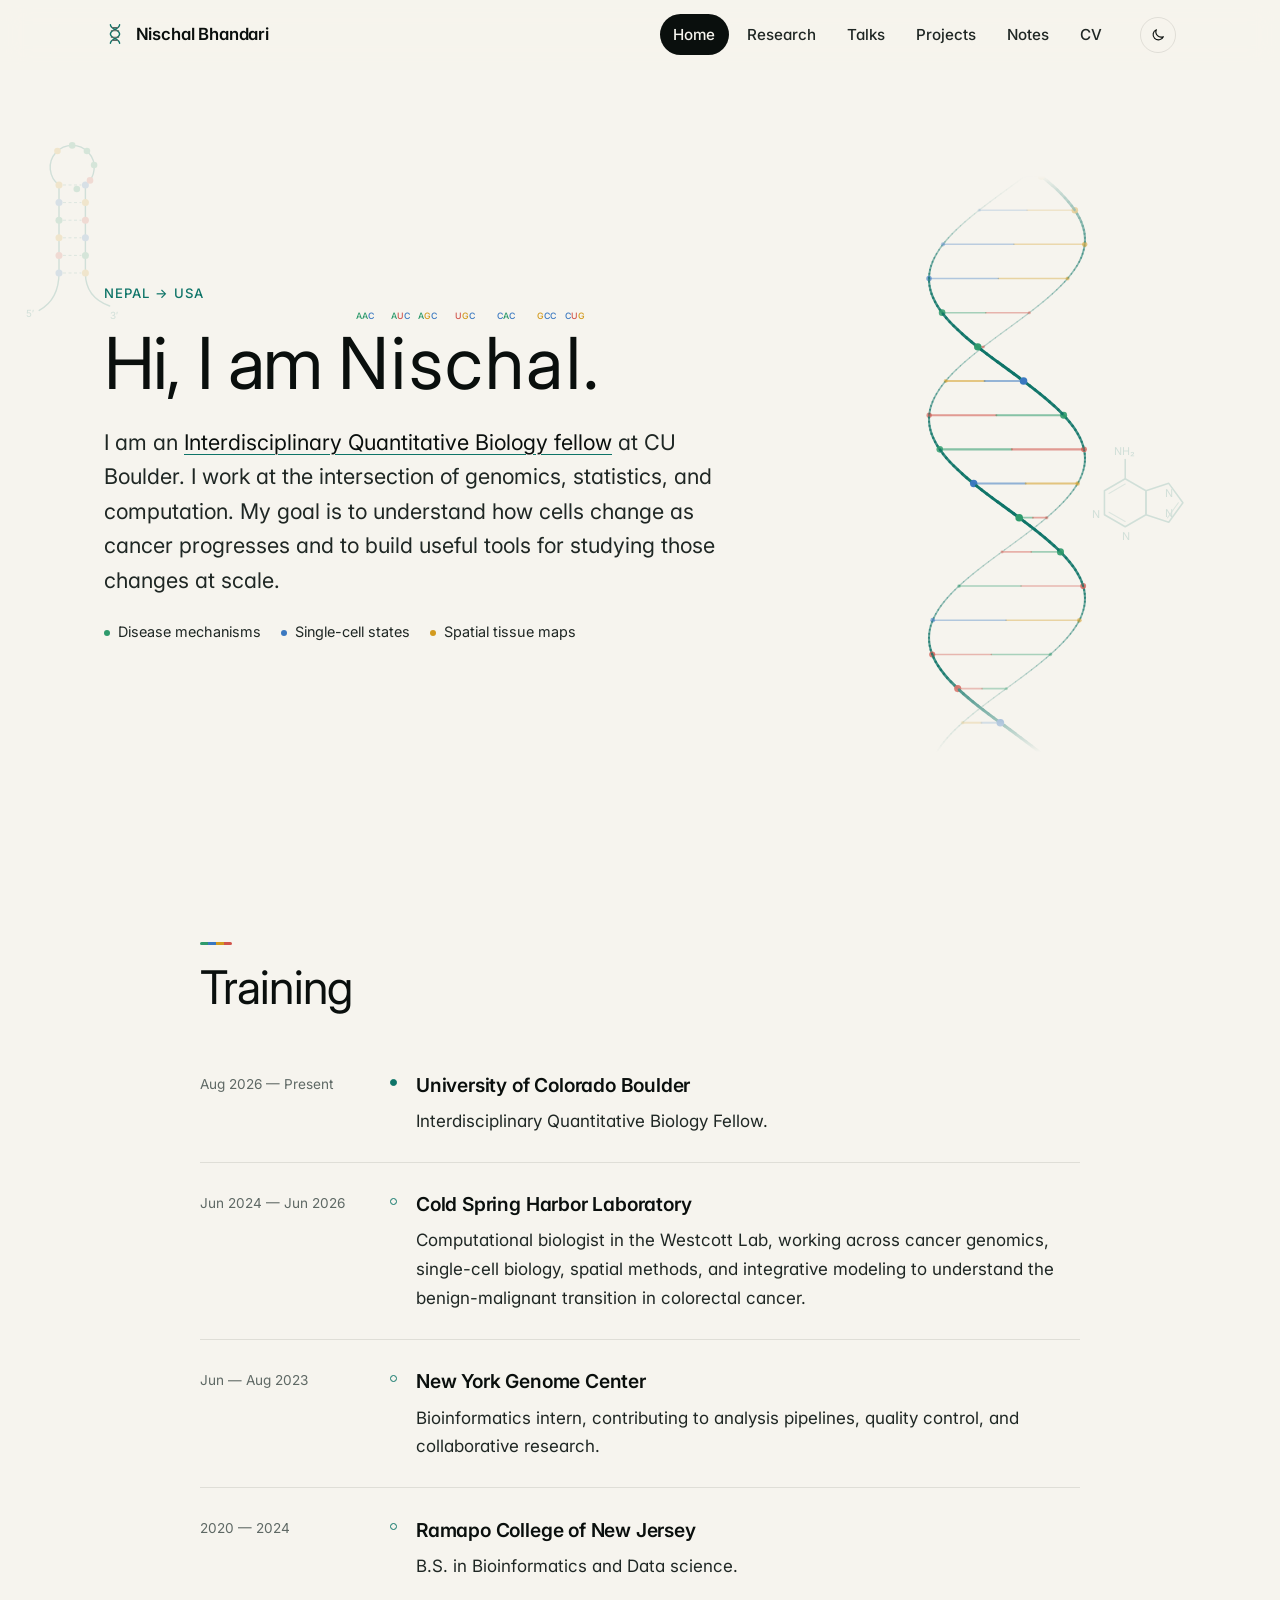
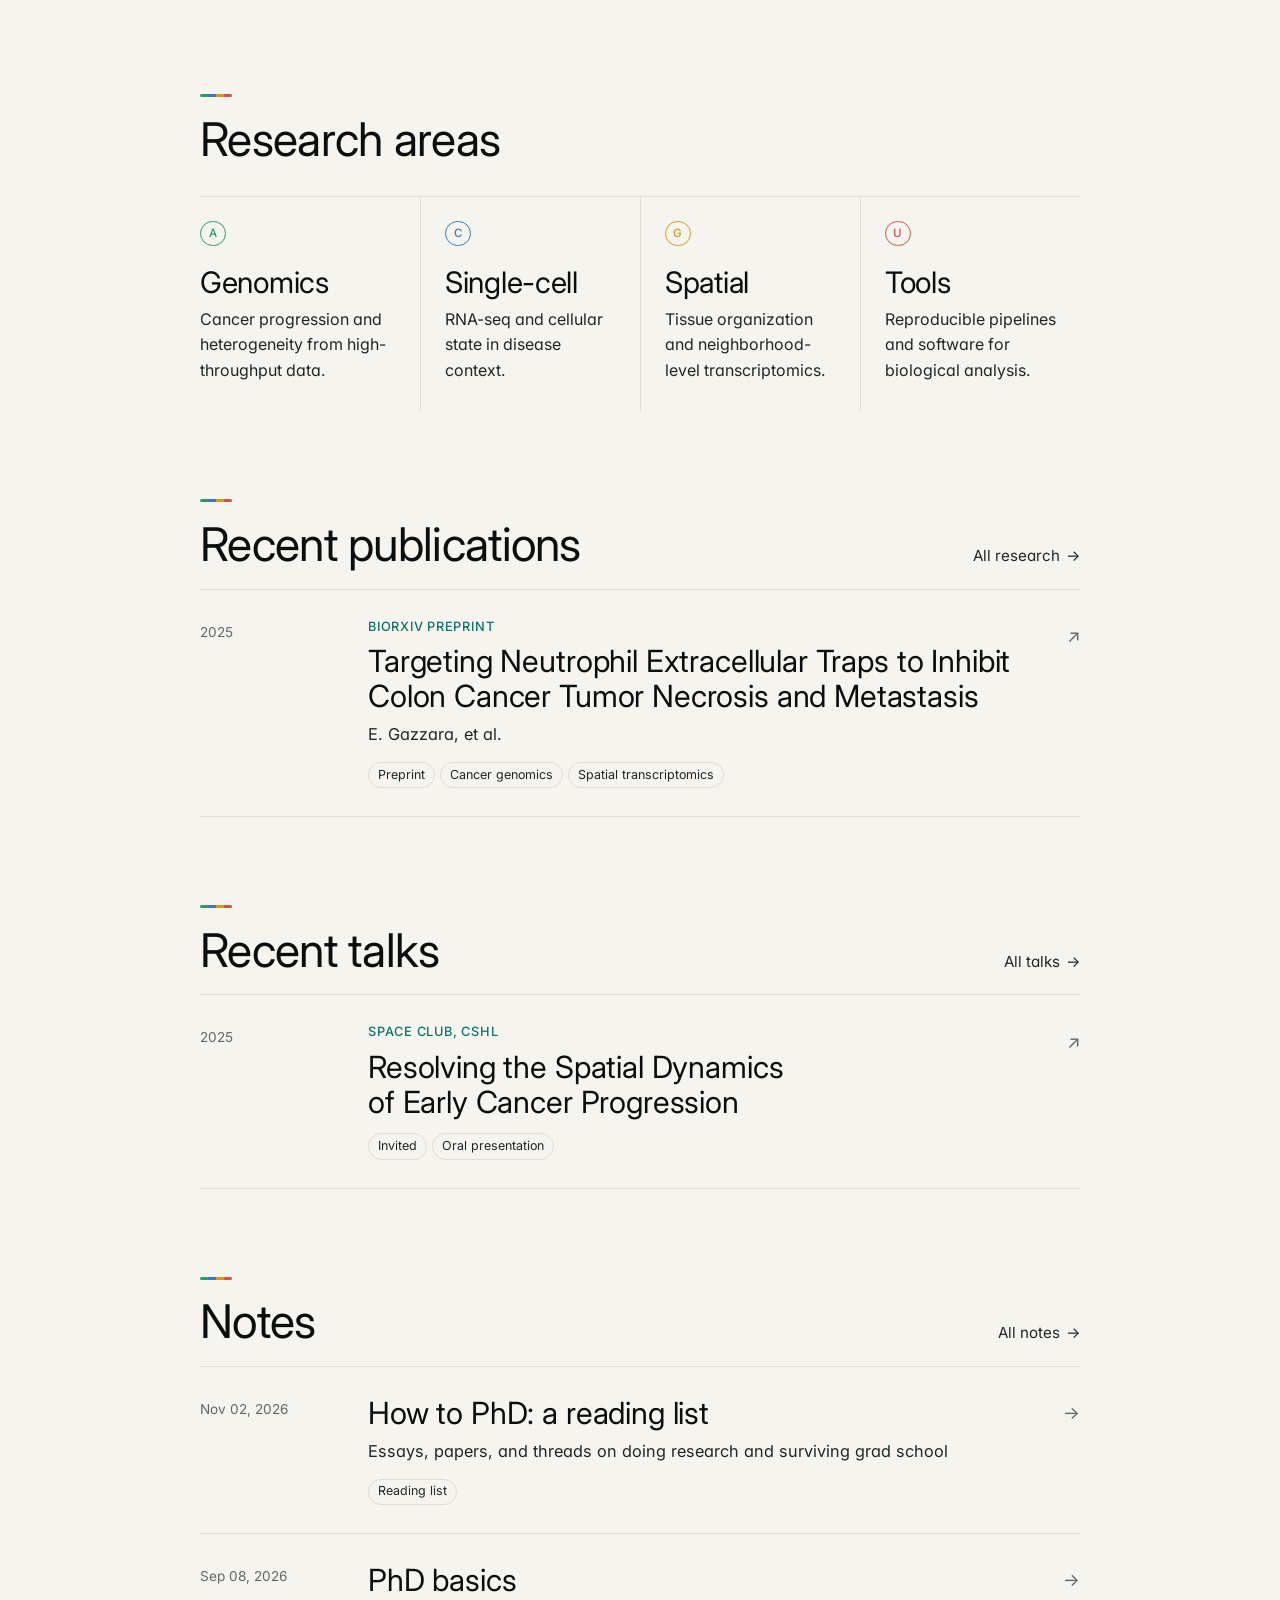
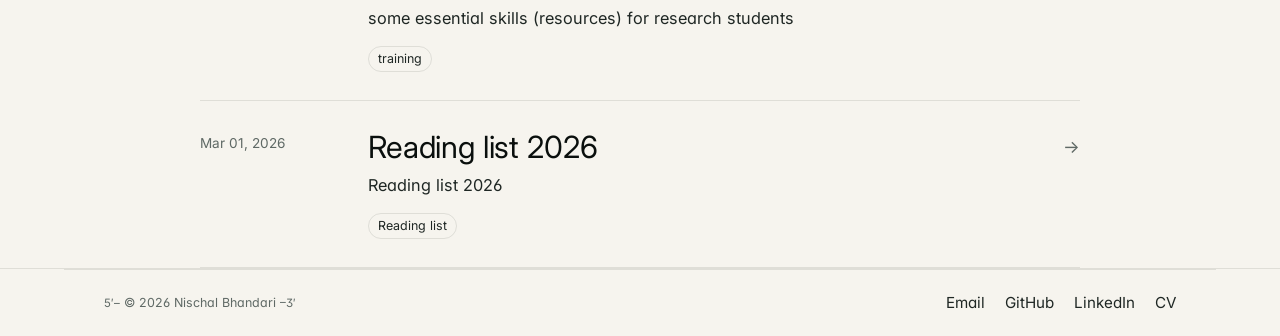
<file: index.html>
<!doctype html>
<html lang="en">
<head>
  <meta charset="utf-8">
  <meta name="viewport" content="width=device-width, initial-scale=1">
  <script>
    /* Apply the saved (or system) theme before paint to avoid a flash. */
    (function () {
      var theme;
      try { theme = localStorage.getItem('theme'); } catch (e) {}
      if (theme !== 'light' && theme !== 'dark') {
        theme = window.matchMedia && window.matchMedia('(prefers-color-scheme: dark)').matches ? 'dark' : 'light';
      }
      document.documentElement.dataset.theme = theme;
    })();
  </script>
  <title>Nischal Bhandari</title>
  <meta name="description" content="Computational biologist and IQ Bio fellow at CU Boulder.">
  <meta name="author" content="Nischal Bhandari">
  <meta property="og:type" content="website">
  <meta property="og:title" content="Nischal Bhandari">
  <meta property="og:description" content="Computational biologist and IQ Bio fellow at CU Boulder.">
  <meta name="theme-color" content="#f6f4ee" media="(prefers-color-scheme: light)">
  <meta name="theme-color" content="#0b0f0e" media="(prefers-color-scheme: dark)">
  <link rel="icon" href="src/images/logo.svg" type="image/svg+xml">
  <link rel="preconnect" href="https://fonts.googleapis.com">
  <link rel="preconnect" href="https://fonts.gstatic.com" crossorigin>
  <link href="https://fonts.googleapis.com/css2?family=Instrument+Serif:ital@0;1&family=Inter:wght@400;500;600&family=JetBrains+Mono:wght@400;500&display=swap" rel="stylesheet">
  <link rel="stylesheet" href="src/css/site.css">
</head>
<body class="page--home">
  <a class="skip-link" href="#main">Skip to content</a>

  <div class="motifs" data-motifs aria-hidden="true"></div>

  <header class="site-header" data-header>
    <div class="site-header__inner">
      <a class="site-brand" href="index.html" aria-label="Nischal Bhandari, home">
        <svg class="site-brand__mark" viewBox="0 0 24 24" aria-hidden="true">
          <path d="M7 2c0 5 10 5 10 10S7 17 7 22" />
          <path d="M17 2c0 5-10 5-10 10s10 5 10 10" />
          <path d="M9 5h6M8 8.5h8M8 15.5h8M9 19h6" class="site-brand__rungs" />
        </svg>
        <span>Nischal Bhandari</span>
      </a>
      <nav class="site-nav" aria-label="Primary" data-nav-root>
        <a data-nav="home" href="index.html" aria-current="page">Home</a>
        <a data-nav="research" href="publications.html">Research</a>
        <a data-nav="talks" href="talks.html">Talks</a>
        <a data-nav="projects" href="work.html">Projects</a>
        <a data-nav="notes" href="blog.html">Notes</a>
        <a href="assets/Nischal_Bhandari_CV.pdf" target="_blank" rel="noopener">CV</a>
      </nav>
      <button class="theme-toggle" type="button" data-theme-toggle aria-label="Toggle dark mode">
        <svg class="icon-sun" viewBox="0 0 24 24" aria-hidden="true"><circle cx="12" cy="12" r="4"/><path d="M12 2v2M12 20v2M4.9 4.9l1.4 1.4M17.7 17.7l1.4 1.4M2 12h2M20 12h2M4.9 19.1l1.4-1.4M17.7 6.3l1.4-1.4"/></svg>
        <svg class="icon-moon" viewBox="0 0 24 24" aria-hidden="true"><path d="M20 14.5A8 8 0 0 1 9.5 4a8 8 0 1 0 10.5 10.5z"/></svg>
      </button>
    </div>
  </header>

  <main id="main">
<section class="hero" aria-labelledby="hero-title">
  <div class="hero__content">
<p class="eyebrow">Nepal → USA</p>    <h1 id="hero-title">Hi, I am <span class="name-codons" aria-label="Nischal" title="Nischal, written in mRNA codons"><span class="name-codons__inner" aria-hidden="true"><span class="name-codon" style="--i: 0"><span class="name-codon__nt"><b class="nt nt--A">A</b><b class="nt nt--A">A</b><b class="nt nt--C">C</b></span><span class="name-codon__aa">N</span></span><span class="name-codon" style="--i: 1"><span class="name-codon__nt"><b class="nt nt--A">A</b><b class="nt nt--U">U</b><b class="nt nt--C">C</b></span><span class="name-codon__aa">i</span></span><span class="name-codon" style="--i: 2"><span class="name-codon__nt"><b class="nt nt--A">A</b><b class="nt nt--G">G</b><b class="nt nt--C">C</b></span><span class="name-codon__aa">s</span></span><span class="name-codon" style="--i: 3"><span class="name-codon__nt"><b class="nt nt--U">U</b><b class="nt nt--G">G</b><b class="nt nt--C">C</b></span><span class="name-codon__aa">c</span></span><span class="name-codon" style="--i: 4"><span class="name-codon__nt"><b class="nt nt--C">C</b><b class="nt nt--A">A</b><b class="nt nt--C">C</b></span><span class="name-codon__aa">h</span></span><span class="name-codon" style="--i: 5"><span class="name-codon__nt"><b class="nt nt--G">G</b><b class="nt nt--C">C</b><b class="nt nt--C">C</b></span><span class="name-codon__aa">a</span></span><span class="name-codon" style="--i: 6"><span class="name-codon__nt"><b class="nt nt--C">C</b><b class="nt nt--U">U</b><b class="nt nt--G">G</b></span><span class="name-codon__aa">l</span></span></span></span>.</h1>
    <p class="hero__summary">I am an <a href="https://www.colorado.edu/certificate/iqbiology/people" rel="noopener noreferrer" target="_blank">Interdisciplinary Quantitative Biology fellow</a> at CU Boulder. I work at the intersection of genomics, statistics, and computation. My goal is to understand how cells change as cancer progresses and to build useful tools for studying those changes at scale.</p>

    <ul class="hero__themes" aria-label="Research themes">
<li>Disease mechanisms</li><li>Single-cell states</li><li>Spatial tissue maps</li>    </ul>


  </div>

  <div class="hero__art" aria-hidden="true">
    <canvas class="helix" data-helix></canvas>
  </div>
</section>

<article class="markdown-content home-content">
  <h2 id="training">Training</h2>
<div class="training-layout">
  <div class="training__timeline">
    <article class="training__item">
      <p class="training__period">Aug 2026 — Present</p>
      <h3>University of Colorado Boulder</h3>
      <p>Interdisciplinary Quantitative Biology Fellow.</p>
    </article>
    <article class="training__item">
      <p class="training__period">Jun 2024 — Jun 2026</p>
      <h3>Cold Spring Harbor Laboratory</h3>
      <p>Computational biologist in the Westcott Lab, working across cancer genomics, single-cell biology, spatial methods, and integrative modeling to understand the benign-malignant transition in colorectal cancer.</p>
    </article>
    <article class="training__item">
      <p class="training__period">Jun — Aug 2023</p>
      <h3>New York Genome Center</h3>
      <p>Bioinformatics intern, contributing to analysis pipelines, quality control, and collaborative research.</p>
    </article>
    <article class="training__item">
      <p class="training__period">2020 — 2024</p>
      <h3>Ramapo College of New Jersey</h3>
      <p>B.S. in Bioinformatics and Data science.</p>
    </article>
  </div>
</div>

<h2 id="research-areas">Research areas</h2>
<ul class="feature-list">
  <li><strong>Genomics</strong> Cancer progression and heterogeneity from high-throughput data.</li>
  <li><strong>Single-cell</strong> RNA-seq and cellular state in disease context.</li>
  <li><strong>Spatial</strong> Tissue organization and neighborhood-level transcriptomics.</li>
  <li><strong>Tools</strong> Reproducible pipelines and software for biological analysis.</li>
</ul>
</article>


<section class="featured-section" id="research" aria-labelledby="research-title">
  <div class="section-heading">
    <h2 id="research-title">Recent publications</h2>
    <a class="text-link" href="publications.html">All research <span aria-hidden="true">→</span></a>
  </div>
  <div class="entry-list">
<article class="entry reveal">
  <a class="entry__link" href="https://www.biorxiv.org/content/10.1101/2025.05.30.657122v2.abstract" target="_blank" rel="noopener noreferrer">
    <div class="entry__aside">
<time>2025</time>    </div>
    <div class="entry__body">
<p class="entry__venue">bioRxiv preprint</p>      <h3 class="entry__title">Targeting Neutrophil Extracellular Traps to Inhibit Colon Cancer Tumor Necrosis and Metastasis</h3>
<p class="entry__authors">E. Gazzara, et al.</p>      <ul class="tag-list" aria-label="Topics">
<li>Preprint</li><li>Cancer genomics</li><li>Spatial transcriptomics</li>      </ul>
    </div>
<span class="entry__arrow" aria-hidden="true">↗</span></a></article>  </div>
</section>

<section class="featured-section" id="talks" aria-labelledby="talks-title">
  <div class="section-heading">
    <h2 id="talks-title">Recent talks</h2>
    <a class="text-link" href="talks.html">All talks <span aria-hidden="true">→</span></a>
  </div>
  <div class="entry-list">
<article class="entry reveal">
  <a class="entry__link" href="https://www.singlecellbio.org/space-club" target="_blank" rel="noopener noreferrer">
    <div class="entry__aside">
<time>2025</time>    </div>
    <div class="entry__body">
<p class="entry__venue">SPACE Club, CSHL</p>      <h3 class="entry__title">Resolving the Spatial Dynamics of Early Cancer Progression</h3>
      <ul class="tag-list" aria-label="Topics">
<li>Invited</li><li>Oral presentation</li>      </ul>
    </div>
<span class="entry__arrow" aria-hidden="true">↗</span></a></article>  </div>
</section>

<section class="featured-section" id="notes" aria-labelledby="notes-title">
  <div class="section-heading">
    <h2 id="notes-title">Notes</h2>
    <a class="text-link" href="blog.html">All notes <span aria-hidden="true">→</span></a>
  </div>
  <div class="entry-list">
<article class="entry reveal">
  <a class="entry__link" href="posts/phd_resources.html">
    <div class="entry__aside">
<time datetime="2026-11-02">Nov 02, 2026</time>
    </div>
    <div class="entry__body">
      <h3 class="entry__title">How to PhD: a reading list</h3>
<p class="entry__summary">Essays, papers, and threads on doing research and surviving grad school</p>      <ul class="tag-list" aria-label="Topics">
<li>Reading list</li>      </ul>
    </div>
<span class="entry__arrow" aria-hidden="true">→</span></a></article><article class="entry reveal">
  <a class="entry__link" href="posts/phd_basics.html">
    <div class="entry__aside">
<time datetime="2026-09-08">Sep 08, 2026</time>
    </div>
    <div class="entry__body">
      <h3 class="entry__title">PhD basics</h3>
<p class="entry__summary">some essential skills (resources) for research students</p>      <ul class="tag-list" aria-label="Topics">
<li>training</li>      </ul>
    </div>
<span class="entry__arrow" aria-hidden="true">→</span></a></article><article class="entry reveal">
  <a class="entry__link" href="posts/books_2026.html">
    <div class="entry__aside">
<time datetime="2026-03-01">Mar 01, 2026</time>
    </div>
    <div class="entry__body">
      <h3 class="entry__title">Reading list 2026</h3>
<p class="entry__summary">Reading list 2026</p>      <ul class="tag-list" aria-label="Topics">
<li>Reading list</li>      </ul>
    </div>
<span class="entry__arrow" aria-hidden="true">→</span></a></article>  </div>
</section>

  </main>

  <footer class="site-footer">
    <div class="site-footer__legal">
      <p class="site-footer__copyright"><span class="mono">5′–</span> © 2026 Nischal Bhandari <span class="mono">–3′</span></p>
      <nav class="site-footer__links" aria-label="Contact">
        <a href="mailto:nischal.bhandari1@colorado.edu">Email</a>
        <a href="https://github.com/bhandarinischal" target="_blank" rel="noopener noreferrer">GitHub</a>
        <a href="https://www.linkedin.com/in/nishbh" target="_blank" rel="noopener noreferrer">LinkedIn</a>
        <a href="assets/Nischal_Bhandari_CV.pdf" target="_blank" rel="noopener">CV</a>
      </nav>
      
    </div>
  </footer>
  <script src="src/js/site.js" defer></script>
</body>
</html>
</file>
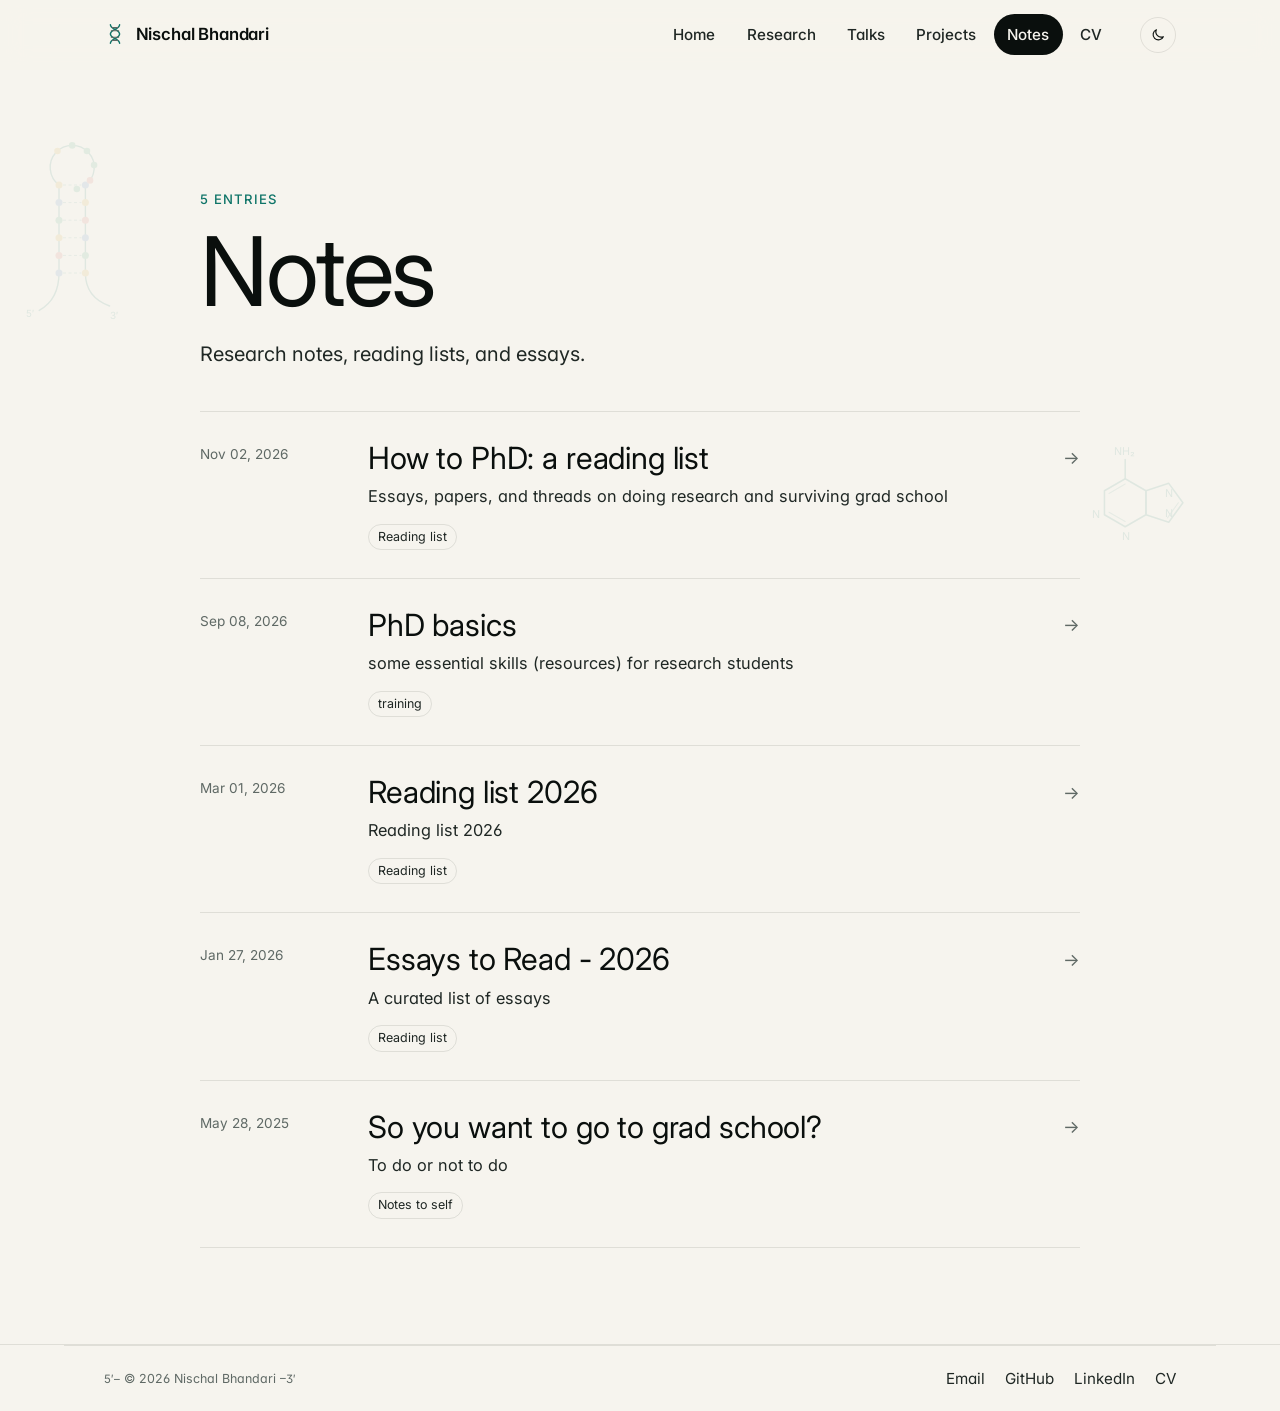
<file: blog.html>
<!doctype html>
<html lang="en">
<head>
  <meta charset="utf-8">
  <meta name="viewport" content="width=device-width, initial-scale=1">
  <script>
    /* Apply the saved (or system) theme before paint to avoid a flash. */
    (function () {
      var theme;
      try { theme = localStorage.getItem('theme'); } catch (e) {}
      if (theme !== 'light' && theme !== 'dark') {
        theme = window.matchMedia && window.matchMedia('(prefers-color-scheme: dark)').matches ? 'dark' : 'light';
      }
      document.documentElement.dataset.theme = theme;
    })();
  </script>
  <title>Notes · Nischal Bhandari</title>
  <meta name="description" content="Research notes, reading lists, and essays.">
  <meta name="author" content="Nischal Bhandari">
  <meta property="og:type" content="website">
  <meta property="og:title" content="Notes · Nischal Bhandari">
  <meta property="og:description" content="Research notes, reading lists, and essays.">
  <meta name="theme-color" content="#f6f4ee" media="(prefers-color-scheme: light)">
  <meta name="theme-color" content="#0b0f0e" media="(prefers-color-scheme: dark)">
  <link rel="icon" href="src/images/logo.svg" type="image/svg+xml">
  <link rel="preconnect" href="https://fonts.googleapis.com">
  <link rel="preconnect" href="https://fonts.gstatic.com" crossorigin>
  <link href="https://fonts.googleapis.com/css2?family=Instrument+Serif:ital@0;1&family=Inter:wght@400;500;600&family=JetBrains+Mono:wght@400;500&display=swap" rel="stylesheet">
  <link rel="stylesheet" href="src/css/site.css">
</head>
<body class="page--notes">
  <a class="skip-link" href="#main">Skip to content</a>

  <div class="motifs" data-motifs aria-hidden="true"></div>

  <header class="site-header" data-header>
    <div class="site-header__inner">
      <a class="site-brand" href="index.html" aria-label="Nischal Bhandari, home">
        <svg class="site-brand__mark" viewBox="0 0 24 24" aria-hidden="true">
          <path d="M7 2c0 5 10 5 10 10S7 17 7 22" />
          <path d="M17 2c0 5-10 5-10 10s10 5 10 10" />
          <path d="M9 5h6M8 8.5h8M8 15.5h8M9 19h6" class="site-brand__rungs" />
        </svg>
        <span>Nischal Bhandari</span>
      </a>
      <nav class="site-nav" aria-label="Primary" data-nav-root>
        <a data-nav="home" href="index.html">Home</a>
        <a data-nav="research" href="publications.html">Research</a>
        <a data-nav="talks" href="talks.html">Talks</a>
        <a data-nav="projects" href="work.html">Projects</a>
        <a data-nav="notes" href="blog.html" aria-current="page">Notes</a>
        <a href="assets/Nischal_Bhandari_CV.pdf" target="_blank" rel="noopener">CV</a>
      </nav>
      <button class="theme-toggle" type="button" data-theme-toggle aria-label="Toggle dark mode">
        <svg class="icon-sun" viewBox="0 0 24 24" aria-hidden="true"><circle cx="12" cy="12" r="4"/><path d="M12 2v2M12 20v2M4.9 4.9l1.4 1.4M17.7 17.7l1.4 1.4M2 12h2M20 12h2M4.9 19.1l1.4-1.4M17.7 6.3l1.4-1.4"/></svg>
        <svg class="icon-moon" viewBox="0 0 24 24" aria-hidden="true"><path d="M20 14.5A8 8 0 0 1 9.5 4a8 8 0 1 0 10.5 10.5z"/></svg>
      </button>
    </div>
  </header>

  <main id="main">
<section class="page-hero">
  <p class="eyebrow">5 entries</p>
  <h1>Notes</h1>
  <p class="page-hero__lede">Research notes, reading lists, and essays.</p>
</section>
<section class="collection-page" aria-label="Notes">
  <div class="entry-list">
<article class="entry reveal">
  <a class="entry__link" href="posts/phd_resources.html">
    <div class="entry__aside">
<time datetime="2026-11-02">Nov 02, 2026</time>
    </div>
    <div class="entry__body">
      <h2 class="entry__title">How to PhD: a reading list</h2>
<p class="entry__summary">Essays, papers, and threads on doing research and surviving grad school</p>      <ul class="tag-list" aria-label="Topics">
<li>Reading list</li>      </ul>
    </div>
<span class="entry__arrow" aria-hidden="true">→</span></a></article><article class="entry reveal">
  <a class="entry__link" href="posts/phd_basics.html">
    <div class="entry__aside">
<time datetime="2026-09-08">Sep 08, 2026</time>
    </div>
    <div class="entry__body">
      <h2 class="entry__title">PhD basics</h2>
<p class="entry__summary">some essential skills (resources) for research students</p>      <ul class="tag-list" aria-label="Topics">
<li>training</li>      </ul>
    </div>
<span class="entry__arrow" aria-hidden="true">→</span></a></article><article class="entry reveal">
  <a class="entry__link" href="posts/books_2026.html">
    <div class="entry__aside">
<time datetime="2026-03-01">Mar 01, 2026</time>
    </div>
    <div class="entry__body">
      <h2 class="entry__title">Reading list 2026</h2>
<p class="entry__summary">Reading list 2026</p>      <ul class="tag-list" aria-label="Topics">
<li>Reading list</li>      </ul>
    </div>
<span class="entry__arrow" aria-hidden="true">→</span></a></article><article class="entry reveal">
  <a class="entry__link" href="posts/Essays_to_read.html">
    <div class="entry__aside">
<time datetime="2026-01-27">Jan 27, 2026</time>
    </div>
    <div class="entry__body">
      <h2 class="entry__title">Essays to Read - 2026</h2>
<p class="entry__summary">A curated list of essays</p>      <ul class="tag-list" aria-label="Topics">
<li>Reading list</li>      </ul>
    </div>
<span class="entry__arrow" aria-hidden="true">→</span></a></article><article class="entry reveal">
  <a class="entry__link" href="posts/grad-school.html">
    <div class="entry__aside">
<time datetime="2025-05-28">May 28, 2025</time>
    </div>
    <div class="entry__body">
      <h2 class="entry__title">So you want to go to grad school?</h2>
<p class="entry__summary">To do or not to do</p>      <ul class="tag-list" aria-label="Topics">
<li>Notes to self</li>      </ul>
    </div>
<span class="entry__arrow" aria-hidden="true">→</span></a></article>  </div>
</section>
  </main>

  <footer class="site-footer">
    <div class="site-footer__legal">
      <p class="site-footer__copyright"><span class="mono">5′–</span> © 2026 Nischal Bhandari <span class="mono">–3′</span></p>
      <nav class="site-footer__links" aria-label="Contact">
        <a href="mailto:nischal.bhandari1@colorado.edu">Email</a>
        <a href="https://github.com/bhandarinischal" target="_blank" rel="noopener noreferrer">GitHub</a>
        <a href="https://www.linkedin.com/in/nishbh" target="_blank" rel="noopener noreferrer">LinkedIn</a>
        <a href="assets/Nischal_Bhandari_CV.pdf" target="_blank" rel="noopener">CV</a>
      </nav>
      
    </div>
  </footer>
  <script src="src/js/site.js" defer></script>
</body>
</html>
</file>
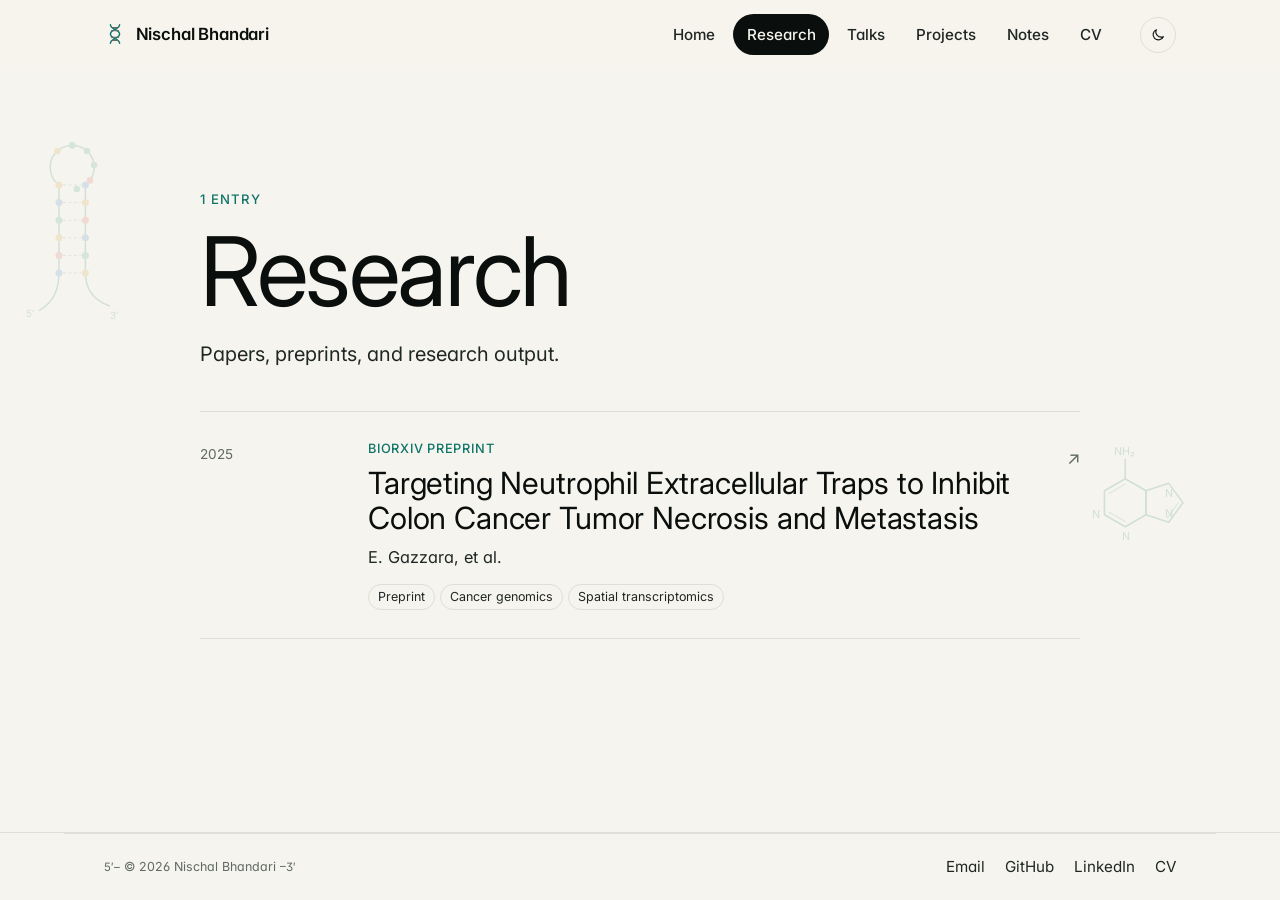
<file: publications.html>
<!doctype html>
<html lang="en">
<head>
  <meta charset="utf-8">
  <meta name="viewport" content="width=device-width, initial-scale=1">
  <script>
    /* Apply the saved (or system) theme before paint to avoid a flash. */
    (function () {
      var theme;
      try { theme = localStorage.getItem('theme'); } catch (e) {}
      if (theme !== 'light' && theme !== 'dark') {
        theme = window.matchMedia && window.matchMedia('(prefers-color-scheme: dark)').matches ? 'dark' : 'light';
      }
      document.documentElement.dataset.theme = theme;
    })();
  </script>
  <title>Research · Nischal Bhandari</title>
  <meta name="description" content="Papers, preprints, and research output.">
  <meta name="author" content="Nischal Bhandari">
  <meta property="og:type" content="website">
  <meta property="og:title" content="Research · Nischal Bhandari">
  <meta property="og:description" content="Papers, preprints, and research output.">
  <meta name="theme-color" content="#f6f4ee" media="(prefers-color-scheme: light)">
  <meta name="theme-color" content="#0b0f0e" media="(prefers-color-scheme: dark)">
  <link rel="icon" href="src/images/logo.svg" type="image/svg+xml">
  <link rel="preconnect" href="https://fonts.googleapis.com">
  <link rel="preconnect" href="https://fonts.gstatic.com" crossorigin>
  <link href="https://fonts.googleapis.com/css2?family=Instrument+Serif:ital@0;1&family=Inter:wght@400;500;600&family=JetBrains+Mono:wght@400;500&display=swap" rel="stylesheet">
  <link rel="stylesheet" href="src/css/site.css">
</head>
<body class="page--publications">
  <a class="skip-link" href="#main">Skip to content</a>

  <div class="motifs" data-motifs aria-hidden="true"></div>

  <header class="site-header" data-header>
    <div class="site-header__inner">
      <a class="site-brand" href="index.html" aria-label="Nischal Bhandari, home">
        <svg class="site-brand__mark" viewBox="0 0 24 24" aria-hidden="true">
          <path d="M7 2c0 5 10 5 10 10S7 17 7 22" />
          <path d="M17 2c0 5-10 5-10 10s10 5 10 10" />
          <path d="M9 5h6M8 8.5h8M8 15.5h8M9 19h6" class="site-brand__rungs" />
        </svg>
        <span>Nischal Bhandari</span>
      </a>
      <nav class="site-nav" aria-label="Primary" data-nav-root>
        <a data-nav="home" href="index.html">Home</a>
        <a data-nav="research" href="publications.html" aria-current="page">Research</a>
        <a data-nav="talks" href="talks.html">Talks</a>
        <a data-nav="projects" href="work.html">Projects</a>
        <a data-nav="notes" href="blog.html">Notes</a>
        <a href="assets/Nischal_Bhandari_CV.pdf" target="_blank" rel="noopener">CV</a>
      </nav>
      <button class="theme-toggle" type="button" data-theme-toggle aria-label="Toggle dark mode">
        <svg class="icon-sun" viewBox="0 0 24 24" aria-hidden="true"><circle cx="12" cy="12" r="4"/><path d="M12 2v2M12 20v2M4.9 4.9l1.4 1.4M17.7 17.7l1.4 1.4M2 12h2M20 12h2M4.9 19.1l1.4-1.4M17.7 6.3l1.4-1.4"/></svg>
        <svg class="icon-moon" viewBox="0 0 24 24" aria-hidden="true"><path d="M20 14.5A8 8 0 0 1 9.5 4a8 8 0 1 0 10.5 10.5z"/></svg>
      </button>
    </div>
  </header>

  <main id="main">
<section class="page-hero">
  <p class="eyebrow">1 entry</p>
  <h1>Research</h1>
  <p class="page-hero__lede">Papers, preprints, and research output.</p>
</section>
<section class="collection-page" aria-label="Research">
  <div class="entry-list">
<article class="entry reveal">
  <a class="entry__link" href="https://www.biorxiv.org/content/10.1101/2025.05.30.657122v2.abstract" target="_blank" rel="noopener noreferrer">
    <div class="entry__aside">
<time>2025</time>    </div>
    <div class="entry__body">
<p class="entry__venue">bioRxiv preprint</p>      <h2 class="entry__title">Targeting Neutrophil Extracellular Traps to Inhibit Colon Cancer Tumor Necrosis and Metastasis</h2>
<p class="entry__authors">E. Gazzara, et al.</p>      <ul class="tag-list" aria-label="Topics">
<li>Preprint</li><li>Cancer genomics</li><li>Spatial transcriptomics</li>      </ul>
    </div>
<span class="entry__arrow" aria-hidden="true">↗</span></a></article>  </div>
</section>
  </main>

  <footer class="site-footer">
    <div class="site-footer__legal">
      <p class="site-footer__copyright"><span class="mono">5′–</span> © 2026 Nischal Bhandari <span class="mono">–3′</span></p>
      <nav class="site-footer__links" aria-label="Contact">
        <a href="mailto:nischal.bhandari1@colorado.edu">Email</a>
        <a href="https://github.com/bhandarinischal" target="_blank" rel="noopener noreferrer">GitHub</a>
        <a href="https://www.linkedin.com/in/nishbh" target="_blank" rel="noopener noreferrer">LinkedIn</a>
        <a href="assets/Nischal_Bhandari_CV.pdf" target="_blank" rel="noopener">CV</a>
      </nav>
      
    </div>
  </footer>
  <script src="src/js/site.js" defer></script>
</body>
</html>
</file>
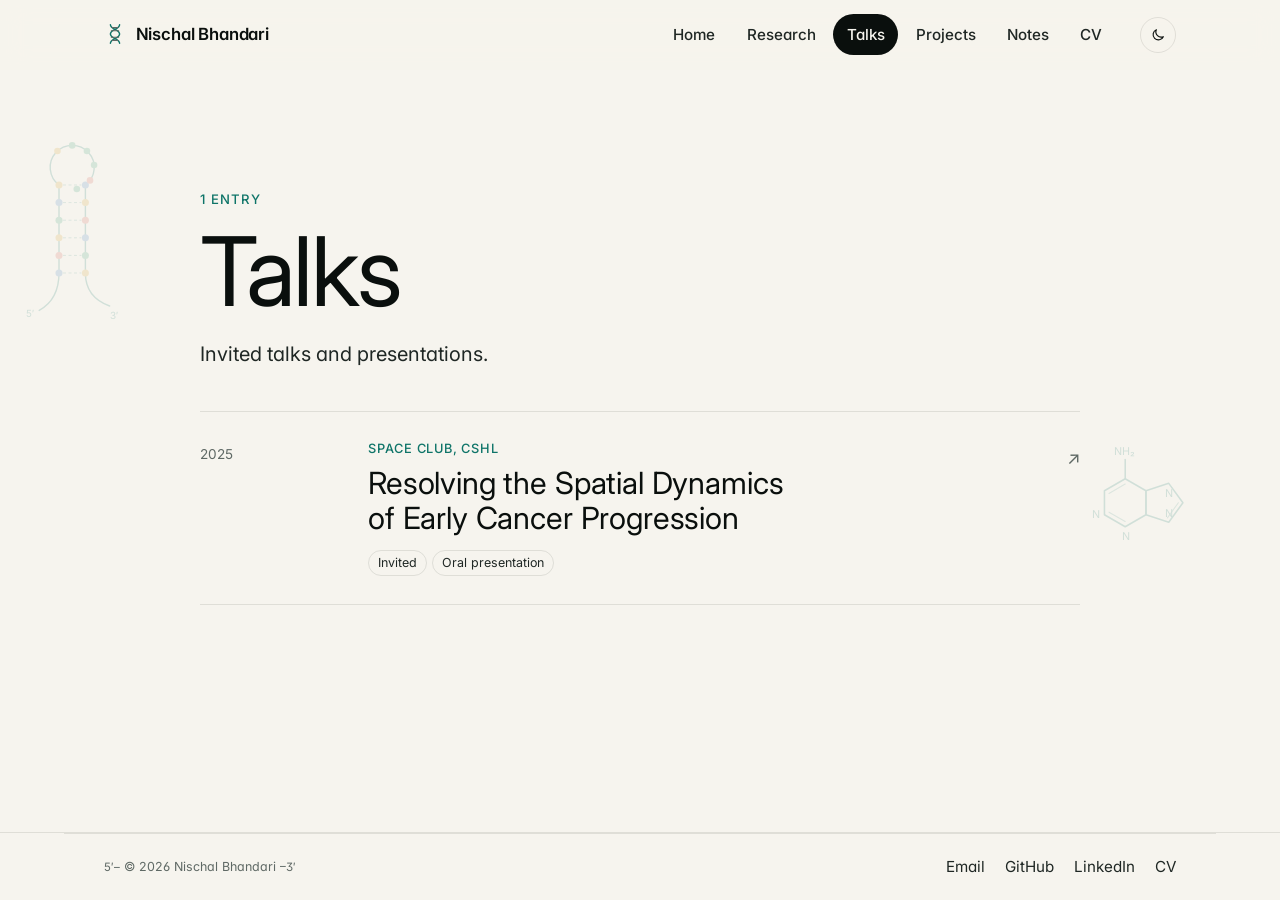
<file: talks.html>
<!doctype html>
<html lang="en">
<head>
  <meta charset="utf-8">
  <meta name="viewport" content="width=device-width, initial-scale=1">
  <script>
    /* Apply the saved (or system) theme before paint to avoid a flash. */
    (function () {
      var theme;
      try { theme = localStorage.getItem('theme'); } catch (e) {}
      if (theme !== 'light' && theme !== 'dark') {
        theme = window.matchMedia && window.matchMedia('(prefers-color-scheme: dark)').matches ? 'dark' : 'light';
      }
      document.documentElement.dataset.theme = theme;
    })();
  </script>
  <title>Talks · Nischal Bhandari</title>
  <meta name="description" content="Invited talks and presentations.">
  <meta name="author" content="Nischal Bhandari">
  <meta property="og:type" content="website">
  <meta property="og:title" content="Talks · Nischal Bhandari">
  <meta property="og:description" content="Invited talks and presentations.">
  <meta name="theme-color" content="#f6f4ee" media="(prefers-color-scheme: light)">
  <meta name="theme-color" content="#0b0f0e" media="(prefers-color-scheme: dark)">
  <link rel="icon" href="src/images/logo.svg" type="image/svg+xml">
  <link rel="preconnect" href="https://fonts.googleapis.com">
  <link rel="preconnect" href="https://fonts.gstatic.com" crossorigin>
  <link href="https://fonts.googleapis.com/css2?family=Instrument+Serif:ital@0;1&family=Inter:wght@400;500;600&family=JetBrains+Mono:wght@400;500&display=swap" rel="stylesheet">
  <link rel="stylesheet" href="src/css/site.css">
</head>
<body class="page--talks">
  <a class="skip-link" href="#main">Skip to content</a>

  <div class="motifs" data-motifs aria-hidden="true"></div>

  <header class="site-header" data-header>
    <div class="site-header__inner">
      <a class="site-brand" href="index.html" aria-label="Nischal Bhandari, home">
        <svg class="site-brand__mark" viewBox="0 0 24 24" aria-hidden="true">
          <path d="M7 2c0 5 10 5 10 10S7 17 7 22" />
          <path d="M17 2c0 5-10 5-10 10s10 5 10 10" />
          <path d="M9 5h6M8 8.5h8M8 15.5h8M9 19h6" class="site-brand__rungs" />
        </svg>
        <span>Nischal Bhandari</span>
      </a>
      <nav class="site-nav" aria-label="Primary" data-nav-root>
        <a data-nav="home" href="index.html">Home</a>
        <a data-nav="research" href="publications.html">Research</a>
        <a data-nav="talks" href="talks.html" aria-current="page">Talks</a>
        <a data-nav="projects" href="work.html">Projects</a>
        <a data-nav="notes" href="blog.html">Notes</a>
        <a href="assets/Nischal_Bhandari_CV.pdf" target="_blank" rel="noopener">CV</a>
      </nav>
      <button class="theme-toggle" type="button" data-theme-toggle aria-label="Toggle dark mode">
        <svg class="icon-sun" viewBox="0 0 24 24" aria-hidden="true"><circle cx="12" cy="12" r="4"/><path d="M12 2v2M12 20v2M4.9 4.9l1.4 1.4M17.7 17.7l1.4 1.4M2 12h2M20 12h2M4.9 19.1l1.4-1.4M17.7 6.3l1.4-1.4"/></svg>
        <svg class="icon-moon" viewBox="0 0 24 24" aria-hidden="true"><path d="M20 14.5A8 8 0 0 1 9.5 4a8 8 0 1 0 10.5 10.5z"/></svg>
      </button>
    </div>
  </header>

  <main id="main">
<section class="page-hero">
  <p class="eyebrow">1 entry</p>
  <h1>Talks</h1>
  <p class="page-hero__lede">Invited talks and presentations.</p>
</section>
<section class="collection-page" aria-label="Talks">
  <div class="entry-list">
<article class="entry reveal">
  <a class="entry__link" href="https://www.singlecellbio.org/space-club" target="_blank" rel="noopener noreferrer">
    <div class="entry__aside">
<time>2025</time>    </div>
    <div class="entry__body">
<p class="entry__venue">SPACE Club, CSHL</p>      <h2 class="entry__title">Resolving the Spatial Dynamics of Early Cancer Progression</h2>
      <ul class="tag-list" aria-label="Topics">
<li>Invited</li><li>Oral presentation</li>      </ul>
    </div>
<span class="entry__arrow" aria-hidden="true">↗</span></a></article>  </div>
</section>
  </main>

  <footer class="site-footer">
    <div class="site-footer__legal">
      <p class="site-footer__copyright"><span class="mono">5′–</span> © 2026 Nischal Bhandari <span class="mono">–3′</span></p>
      <nav class="site-footer__links" aria-label="Contact">
        <a href="mailto:nischal.bhandari1@colorado.edu">Email</a>
        <a href="https://github.com/bhandarinischal" target="_blank" rel="noopener noreferrer">GitHub</a>
        <a href="https://www.linkedin.com/in/nishbh" target="_blank" rel="noopener noreferrer">LinkedIn</a>
        <a href="assets/Nischal_Bhandari_CV.pdf" target="_blank" rel="noopener">CV</a>
      </nav>
      
    </div>
  </footer>
  <script src="src/js/site.js" defer></script>
</body>
</html>
</file>
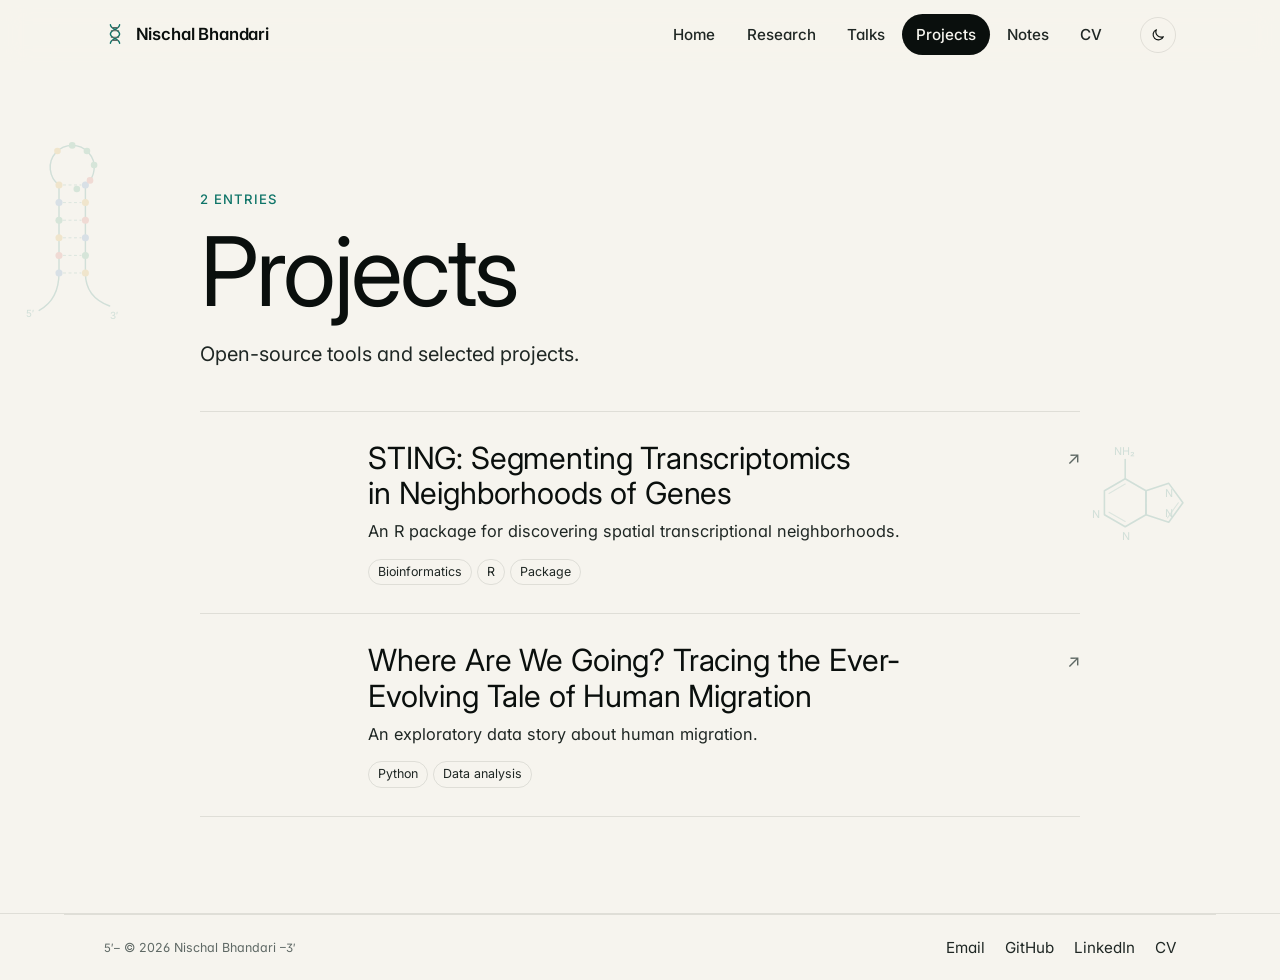
<file: work.html>
<!doctype html>
<html lang="en">
<head>
  <meta charset="utf-8">
  <meta name="viewport" content="width=device-width, initial-scale=1">
  <script>
    /* Apply the saved (or system) theme before paint to avoid a flash. */
    (function () {
      var theme;
      try { theme = localStorage.getItem('theme'); } catch (e) {}
      if (theme !== 'light' && theme !== 'dark') {
        theme = window.matchMedia && window.matchMedia('(prefers-color-scheme: dark)').matches ? 'dark' : 'light';
      }
      document.documentElement.dataset.theme = theme;
    })();
  </script>
  <title>Projects · Nischal Bhandari</title>
  <meta name="description" content="Open-source tools and selected projects.">
  <meta name="author" content="Nischal Bhandari">
  <meta property="og:type" content="website">
  <meta property="og:title" content="Projects · Nischal Bhandari">
  <meta property="og:description" content="Open-source tools and selected projects.">
  <meta name="theme-color" content="#f6f4ee" media="(prefers-color-scheme: light)">
  <meta name="theme-color" content="#0b0f0e" media="(prefers-color-scheme: dark)">
  <link rel="icon" href="src/images/logo.svg" type="image/svg+xml">
  <link rel="preconnect" href="https://fonts.googleapis.com">
  <link rel="preconnect" href="https://fonts.gstatic.com" crossorigin>
  <link href="https://fonts.googleapis.com/css2?family=Instrument+Serif:ital@0;1&family=Inter:wght@400;500;600&family=JetBrains+Mono:wght@400;500&display=swap" rel="stylesheet">
  <link rel="stylesheet" href="src/css/site.css">
</head>
<body class="page--projects">
  <a class="skip-link" href="#main">Skip to content</a>

  <div class="motifs" data-motifs aria-hidden="true"></div>

  <header class="site-header" data-header>
    <div class="site-header__inner">
      <a class="site-brand" href="index.html" aria-label="Nischal Bhandari, home">
        <svg class="site-brand__mark" viewBox="0 0 24 24" aria-hidden="true">
          <path d="M7 2c0 5 10 5 10 10S7 17 7 22" />
          <path d="M17 2c0 5-10 5-10 10s10 5 10 10" />
          <path d="M9 5h6M8 8.5h8M8 15.5h8M9 19h6" class="site-brand__rungs" />
        </svg>
        <span>Nischal Bhandari</span>
      </a>
      <nav class="site-nav" aria-label="Primary" data-nav-root>
        <a data-nav="home" href="index.html">Home</a>
        <a data-nav="research" href="publications.html">Research</a>
        <a data-nav="talks" href="talks.html">Talks</a>
        <a data-nav="projects" href="work.html" aria-current="page">Projects</a>
        <a data-nav="notes" href="blog.html">Notes</a>
        <a href="assets/Nischal_Bhandari_CV.pdf" target="_blank" rel="noopener">CV</a>
      </nav>
      <button class="theme-toggle" type="button" data-theme-toggle aria-label="Toggle dark mode">
        <svg class="icon-sun" viewBox="0 0 24 24" aria-hidden="true"><circle cx="12" cy="12" r="4"/><path d="M12 2v2M12 20v2M4.9 4.9l1.4 1.4M17.7 17.7l1.4 1.4M2 12h2M20 12h2M4.9 19.1l1.4-1.4M17.7 6.3l1.4-1.4"/></svg>
        <svg class="icon-moon" viewBox="0 0 24 24" aria-hidden="true"><path d="M20 14.5A8 8 0 0 1 9.5 4a8 8 0 1 0 10.5 10.5z"/></svg>
      </button>
    </div>
  </header>

  <main id="main">
<section class="page-hero">
  <p class="eyebrow">2 entries</p>
  <h1>Projects</h1>
  <p class="page-hero__lede">Open-source tools and selected projects.</p>
</section>
<section class="collection-page" aria-label="Projects">
  <div class="entry-list">
<article class="entry reveal">
  <a class="entry__link" href="https://github.com/nishcomp/STING" target="_blank" rel="noopener noreferrer">
    <div class="entry__aside">
    </div>
    <div class="entry__body">
      <h2 class="entry__title">STING: Segmenting Transcriptomics in Neighborhoods of Genes</h2>
<p class="entry__summary">An R package for discovering spatial transcriptional neighborhoods.</p>      <ul class="tag-list" aria-label="Topics">
<li>Bioinformatics</li><li>R</li><li>Package</li>      </ul>
    </div>
<span class="entry__arrow" aria-hidden="true">↗</span></a></article><article class="entry reveal">
  <a class="entry__link" href="https://1nishbh.github.io/Migration-Our-Story-as-a-Mobile-Species/blog.html" target="_blank" rel="noopener noreferrer">
    <div class="entry__aside">
    </div>
    <div class="entry__body">
      <h2 class="entry__title">Where Are We Going? Tracing the Ever-Evolving Tale of Human Migration</h2>
<p class="entry__summary">An exploratory data story about human migration.</p>      <ul class="tag-list" aria-label="Topics">
<li>Python</li><li>Data analysis</li>      </ul>
    </div>
<span class="entry__arrow" aria-hidden="true">↗</span></a></article>  </div>
</section>
  </main>

  <footer class="site-footer">
    <div class="site-footer__legal">
      <p class="site-footer__copyright"><span class="mono">5′–</span> © 2026 Nischal Bhandari <span class="mono">–3′</span></p>
      <nav class="site-footer__links" aria-label="Contact">
        <a href="mailto:nischal.bhandari1@colorado.edu">Email</a>
        <a href="https://github.com/bhandarinischal" target="_blank" rel="noopener noreferrer">GitHub</a>
        <a href="https://www.linkedin.com/in/nishbh" target="_blank" rel="noopener noreferrer">LinkedIn</a>
        <a href="assets/Nischal_Bhandari_CV.pdf" target="_blank" rel="noopener">CV</a>
      </nav>
      
    </div>
  </footer>
  <script src="src/js/site.js" defer></script>
</body>
</html>
</file>
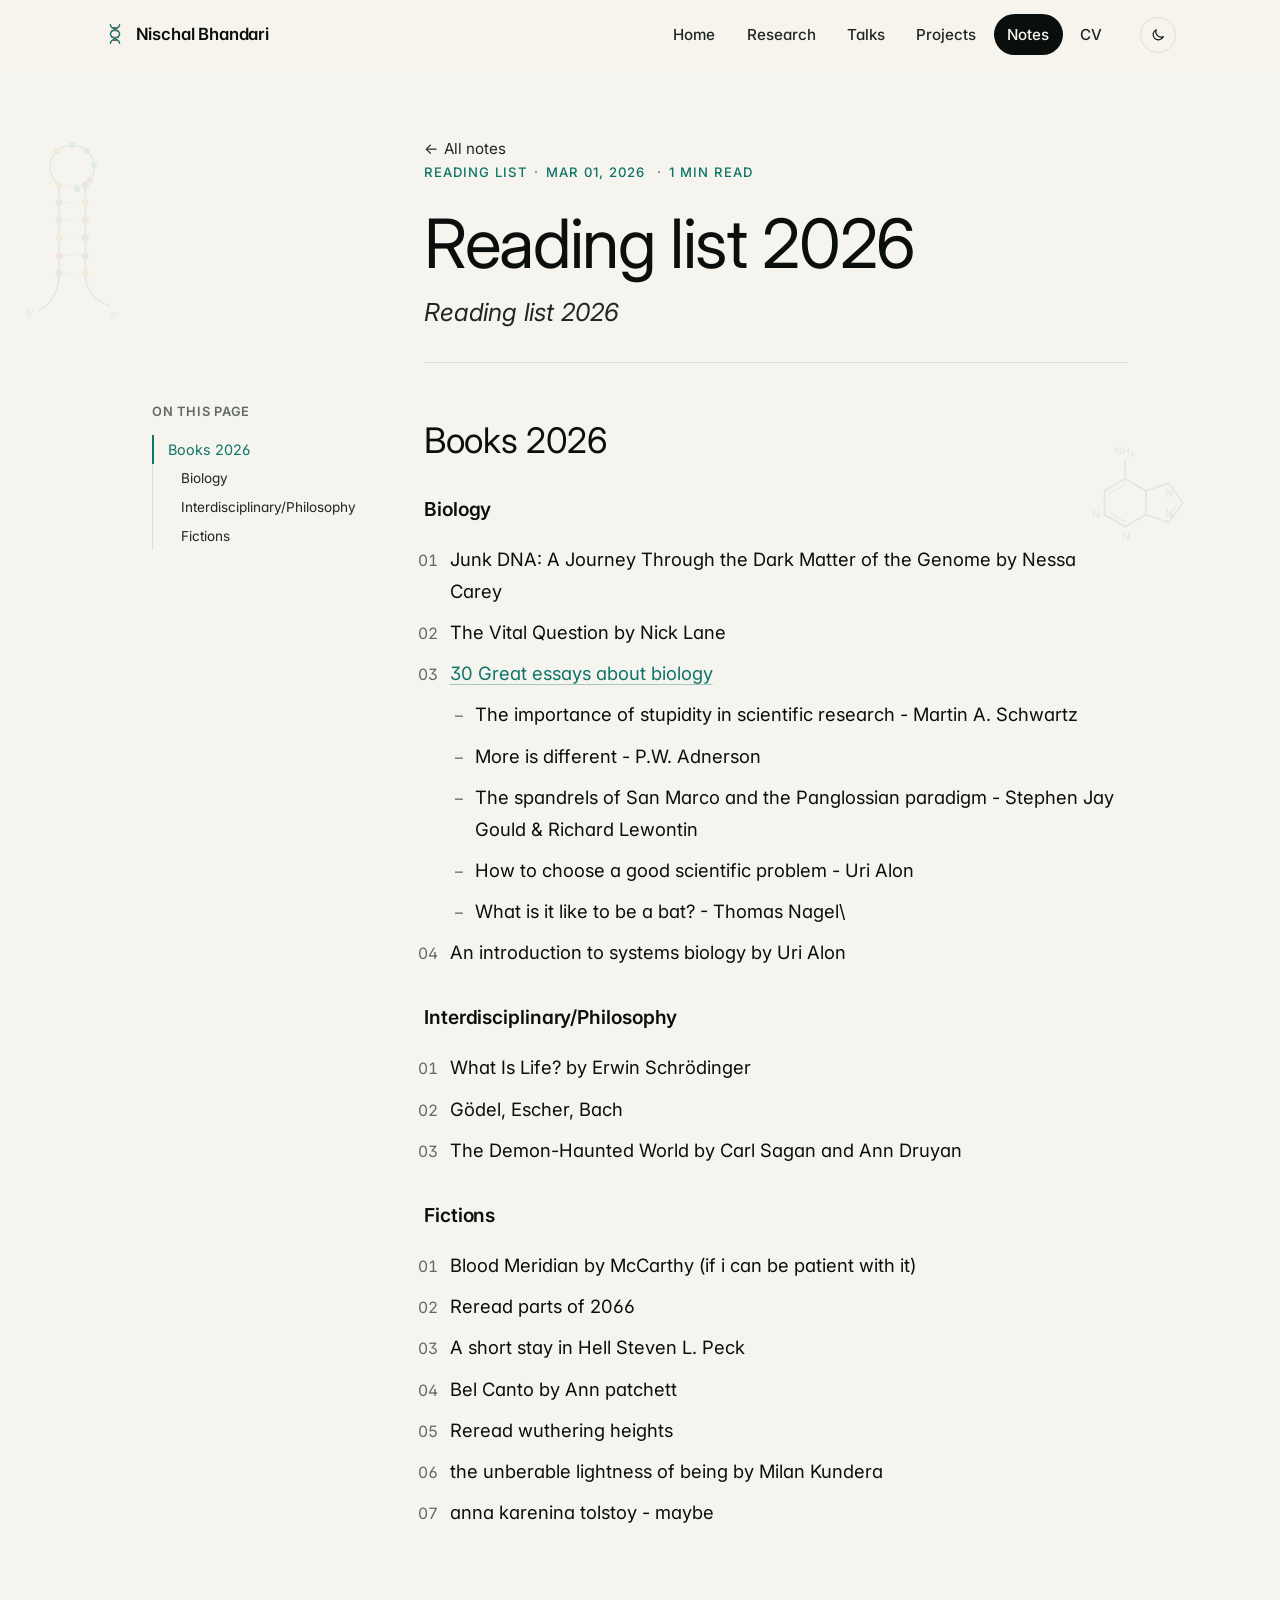
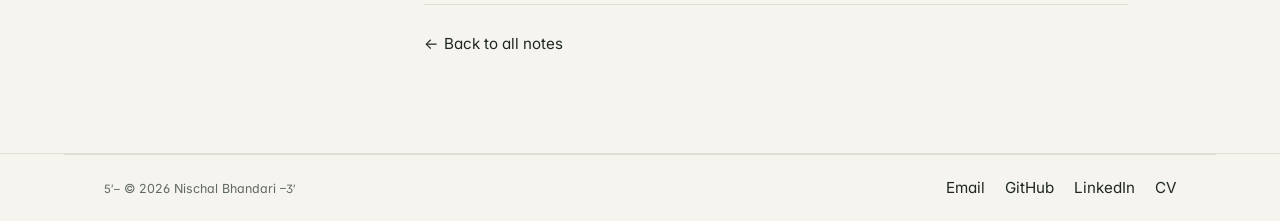
<file: posts/books_2026.html>
<!doctype html>
<html lang="en">
<head>
  <meta charset="utf-8">
  <meta name="viewport" content="width=device-width, initial-scale=1">
  <script>
    /* Apply the saved (or system) theme before paint to avoid a flash. */
    (function () {
      var theme;
      try { theme = localStorage.getItem('theme'); } catch (e) {}
      if (theme !== 'light' && theme !== 'dark') {
        theme = window.matchMedia && window.matchMedia('(prefers-color-scheme: dark)').matches ? 'dark' : 'light';
      }
      document.documentElement.dataset.theme = theme;
    })();
  </script>
  <title>Reading list 2026 · Nischal Bhandari</title>
  <meta name="description" content="Reading list 2026">
  <meta name="author" content="Nischal Bhandari">
  <meta property="og:type" content="website">
  <meta property="og:title" content="Reading list 2026 · Nischal Bhandari">
  <meta property="og:description" content="Reading list 2026">
  <meta name="theme-color" content="#f6f4ee" media="(prefers-color-scheme: light)">
  <meta name="theme-color" content="#0b0f0e" media="(prefers-color-scheme: dark)">
  <link rel="icon" href="../src/images/logo.svg" type="image/svg+xml">
  <link rel="preconnect" href="https://fonts.googleapis.com">
  <link rel="preconnect" href="https://fonts.gstatic.com" crossorigin>
  <link href="https://fonts.googleapis.com/css2?family=Instrument+Serif:ital@0;1&family=Inter:wght@400;500;600&family=JetBrains+Mono:wght@400;500&display=swap" rel="stylesheet">
  <link rel="stylesheet" href="../src/css/site.css">
</head>
<body class="page--notes">
  <a class="skip-link" href="#main">Skip to content</a>

  <div class="motifs" data-motifs aria-hidden="true"></div>
<div class="progress" data-progress aria-hidden="true"></div>
  <header class="site-header" data-header>
    <div class="site-header__inner">
      <a class="site-brand" href="../index.html" aria-label="Nischal Bhandari, home">
        <svg class="site-brand__mark" viewBox="0 0 24 24" aria-hidden="true">
          <path d="M7 2c0 5 10 5 10 10S7 17 7 22" />
          <path d="M17 2c0 5-10 5-10 10s10 5 10 10" />
          <path d="M9 5h6M8 8.5h8M8 15.5h8M9 19h6" class="site-brand__rungs" />
        </svg>
        <span>Nischal Bhandari</span>
      </a>
      <nav class="site-nav" aria-label="Primary" data-nav-root>
        <a data-nav="home" href="../index.html">Home</a>
        <a data-nav="research" href="../publications.html">Research</a>
        <a data-nav="talks" href="../talks.html">Talks</a>
        <a data-nav="projects" href="../work.html">Projects</a>
        <a data-nav="notes" href="../blog.html" aria-current="page">Notes</a>
        <a href="../assets/Nischal_Bhandari_CV.pdf" target="_blank" rel="noopener">CV</a>
      </nav>
      <button class="theme-toggle" type="button" data-theme-toggle aria-label="Toggle dark mode">
        <svg class="icon-sun" viewBox="0 0 24 24" aria-hidden="true"><circle cx="12" cy="12" r="4"/><path d="M12 2v2M12 20v2M4.9 4.9l1.4 1.4M17.7 17.7l1.4 1.4M2 12h2M20 12h2M4.9 19.1l1.4-1.4M17.7 6.3l1.4-1.4"/></svg>
        <svg class="icon-moon" viewBox="0 0 24 24" aria-hidden="true"><path d="M20 14.5A8 8 0 0 1 9.5 4a8 8 0 1 0 10.5 10.5z"/></svg>
      </button>
    </div>
  </header>

  <main id="main">
<article class="note-page note-page--toc">
  <header class="note-page__header">
    <a class="back-link" href="../blog.html"><span aria-hidden="true">←</span> All notes</a>
    <p class="eyebrow">
Reading list<span class="dot" aria-hidden="true">·</span><time datetime="2026-03-01">Mar 01, 2026</time>      <span class="dot" aria-hidden="true">·</span>1 min read
    </p>
    <h1>Reading list 2026</h1>
<p class="note-page__summary">Reading list 2026</p>  </header>

  <nav class="note-toc" aria-label="On this page" data-toc>
    <p class="note-toc__title">On this page</p>
    <ol>
      <li class="note-toc__item note-toc__item--h2"><a href="#books-2026">Books 2026</a></li>
      <li class="note-toc__item note-toc__item--h3"><a href="#biology">Biology</a></li>
      <li class="note-toc__item note-toc__item--h3"><a href="#interdisciplinaryphilosophy">Interdisciplinary/Philosophy</a></li>
      <li class="note-toc__item note-toc__item--h3"><a href="#fictions">Fictions</a></li>
    </ol>
  </nav>

  <div class="markdown-content note-page__body"><h2 id="books-2026">Books 2026</h2>
<h3 id="biology">Biology</h3>
<ol>
<li>Junk DNA: A Journey Through the Dark Matter of the Genome by Nessa Carey</li>
<li>The Vital Question by Nick Lane</li>
<li>
<p><a href="https://nikomc.com/2026/02/23/30-great-essays-about-biology/" target="_blank" rel="noopener noreferrer">30 Great essays about biology</a></p>
<ul>
<li>The importance of stupidity in scientific research - Martin A. Schwartz</li>
<li>More is different - P.W. Adnerson</li>
<li>The spandrels of San Marco and the Panglossian paradigm - Stephen Jay Gould &amp; Richard Lewontin</li>
<li>How to choose a good scientific problem - Uri Alon</li>
<li>What is it like to be a bat? - Thomas Nagel\</li>
</ul>
</li>
<li>
<p>An introduction to systems biology by Uri Alon</p>
</li>
</ol>
<h3 id="interdisciplinaryphilosophy">Interdisciplinary/Philosophy</h3>
<ol>
<li>What Is Life? by Erwin Schrödinger</li>
<li>Gödel, Escher, Bach</li>
<li>The Demon-Haunted World by Carl Sagan and Ann Druyan</li>
</ol>
<h3 id="fictions">Fictions</h3>
<ol>
<li>Blood Meridian by McCarthy (if i can be patient with it)</li>
<li>Reread parts of 2066</li>
<li>A short stay in Hell Steven L. Peck</li>
<li>Bel Canto by Ann patchett</li>
<li>Reread wuthering heights</li>
<li>the unberable lightness of being by Milan Kundera</li>
<li>anna karenina tolstoy - maybe</li>
</ol></div>

  <footer class="note-page__footer">
    <a class="back-link" href="../blog.html"><span aria-hidden="true">←</span> Back to all notes</a>
  </footer>
</article>
  </main>

  <footer class="site-footer">
    <div class="site-footer__legal">
      <p class="site-footer__copyright"><span class="mono">5′–</span> © 2026 Nischal Bhandari <span class="mono">–3′</span></p>
      <nav class="site-footer__links" aria-label="Contact">
        <a href="mailto:nischal.bhandari1@colorado.edu">Email</a>
        <a href="https://github.com/bhandarinischal" target="_blank" rel="noopener noreferrer">GitHub</a>
        <a href="https://www.linkedin.com/in/nishbh" target="_blank" rel="noopener noreferrer">LinkedIn</a>
        <a href="../assets/Nischal_Bhandari_CV.pdf" target="_blank" rel="noopener">CV</a>
      </nav>
      
    </div>
  </footer>
  <script src="../src/js/site.js" defer></script>
</body>
</html>
</file>
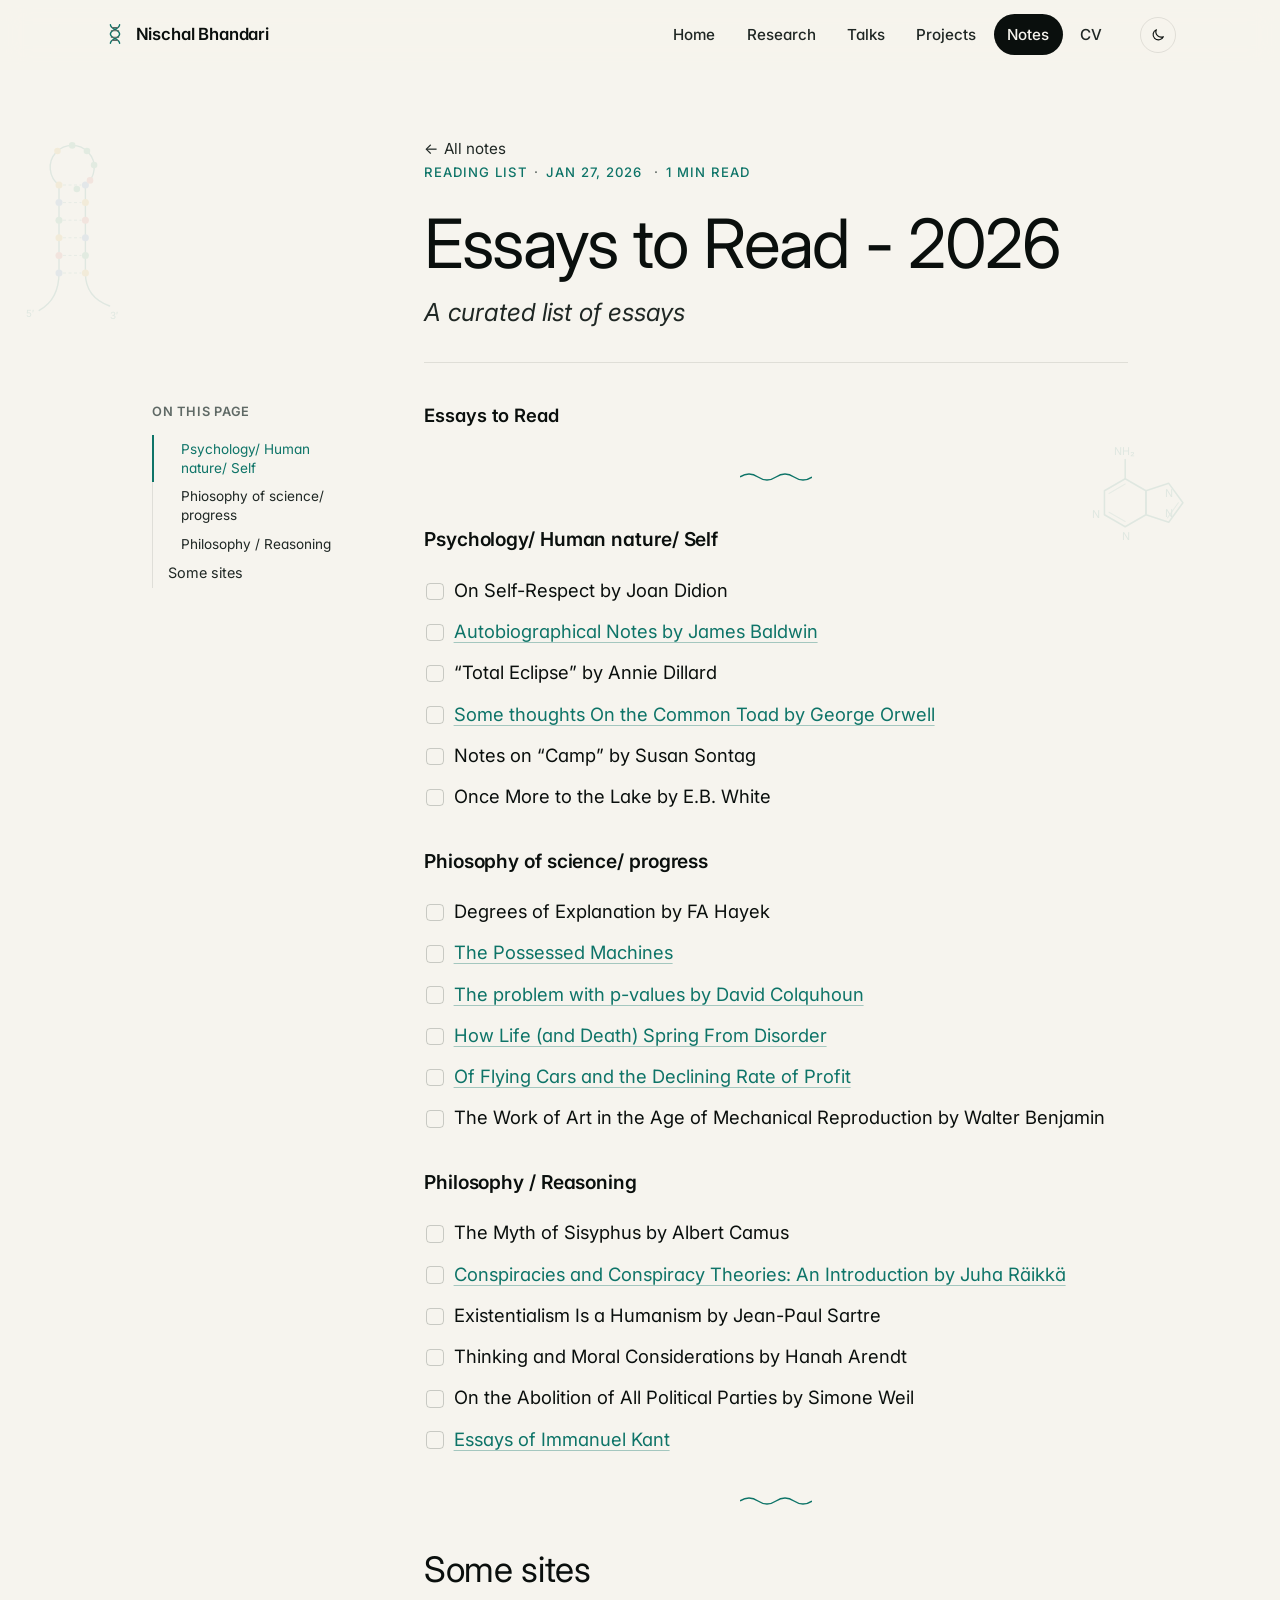
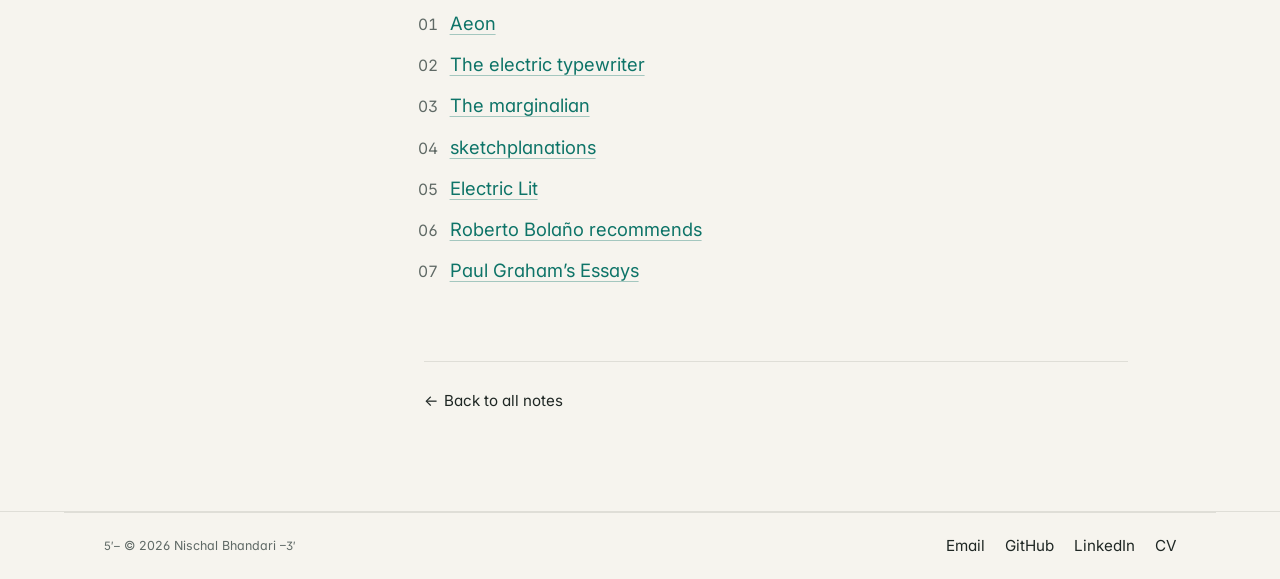
<file: posts/Essays_to_read.html>
<!doctype html>
<html lang="en">
<head>
  <meta charset="utf-8">
  <meta name="viewport" content="width=device-width, initial-scale=1">
  <script>
    /* Apply the saved (or system) theme before paint to avoid a flash. */
    (function () {
      var theme;
      try { theme = localStorage.getItem('theme'); } catch (e) {}
      if (theme !== 'light' && theme !== 'dark') {
        theme = window.matchMedia && window.matchMedia('(prefers-color-scheme: dark)').matches ? 'dark' : 'light';
      }
      document.documentElement.dataset.theme = theme;
    })();
  </script>
  <title>Essays to Read - 2026 · Nischal Bhandari</title>
  <meta name="description" content="A curated list of essays">
  <meta name="author" content="Nischal Bhandari">
  <meta property="og:type" content="website">
  <meta property="og:title" content="Essays to Read - 2026 · Nischal Bhandari">
  <meta property="og:description" content="A curated list of essays">
  <meta name="theme-color" content="#f6f4ee" media="(prefers-color-scheme: light)">
  <meta name="theme-color" content="#0b0f0e" media="(prefers-color-scheme: dark)">
  <link rel="icon" href="../src/images/logo.svg" type="image/svg+xml">
  <link rel="preconnect" href="https://fonts.googleapis.com">
  <link rel="preconnect" href="https://fonts.gstatic.com" crossorigin>
  <link href="https://fonts.googleapis.com/css2?family=Instrument+Serif:ital@0;1&family=Inter:wght@400;500;600&family=JetBrains+Mono:wght@400;500&display=swap" rel="stylesheet">
  <link rel="stylesheet" href="../src/css/site.css">
</head>
<body class="page--notes">
  <a class="skip-link" href="#main">Skip to content</a>

  <div class="motifs" data-motifs aria-hidden="true"></div>
<div class="progress" data-progress aria-hidden="true"></div>
  <header class="site-header" data-header>
    <div class="site-header__inner">
      <a class="site-brand" href="../index.html" aria-label="Nischal Bhandari, home">
        <svg class="site-brand__mark" viewBox="0 0 24 24" aria-hidden="true">
          <path d="M7 2c0 5 10 5 10 10S7 17 7 22" />
          <path d="M17 2c0 5-10 5-10 10s10 5 10 10" />
          <path d="M9 5h6M8 8.5h8M8 15.5h8M9 19h6" class="site-brand__rungs" />
        </svg>
        <span>Nischal Bhandari</span>
      </a>
      <nav class="site-nav" aria-label="Primary" data-nav-root>
        <a data-nav="home" href="../index.html">Home</a>
        <a data-nav="research" href="../publications.html">Research</a>
        <a data-nav="talks" href="../talks.html">Talks</a>
        <a data-nav="projects" href="../work.html">Projects</a>
        <a data-nav="notes" href="../blog.html" aria-current="page">Notes</a>
        <a href="../assets/Nischal_Bhandari_CV.pdf" target="_blank" rel="noopener">CV</a>
      </nav>
      <button class="theme-toggle" type="button" data-theme-toggle aria-label="Toggle dark mode">
        <svg class="icon-sun" viewBox="0 0 24 24" aria-hidden="true"><circle cx="12" cy="12" r="4"/><path d="M12 2v2M12 20v2M4.9 4.9l1.4 1.4M17.7 17.7l1.4 1.4M2 12h2M20 12h2M4.9 19.1l1.4-1.4M17.7 6.3l1.4-1.4"/></svg>
        <svg class="icon-moon" viewBox="0 0 24 24" aria-hidden="true"><path d="M20 14.5A8 8 0 0 1 9.5 4a8 8 0 1 0 10.5 10.5z"/></svg>
      </button>
    </div>
  </header>

  <main id="main">
<article class="note-page note-page--toc">
  <header class="note-page__header">
    <a class="back-link" href="../blog.html"><span aria-hidden="true">←</span> All notes</a>
    <p class="eyebrow">
Reading list<span class="dot" aria-hidden="true">·</span><time datetime="2026-01-27">Jan 27, 2026</time>      <span class="dot" aria-hidden="true">·</span>1 min read
    </p>
    <h1>Essays to Read - 2026</h1>
<p class="note-page__summary">A curated list of essays</p>  </header>

  <nav class="note-toc" aria-label="On this page" data-toc>
    <p class="note-toc__title">On this page</p>
    <ol>
      <li class="note-toc__item note-toc__item--h3"><a href="#psychology-human-nature-self">Psychology/ Human nature/ Self</a></li>
      <li class="note-toc__item note-toc__item--h3"><a href="#phiosophy-of-science-progress">Phiosophy of science/ progress</a></li>
      <li class="note-toc__item note-toc__item--h3"><a href="#philosophy-reasoning">Philosophy / Reasoning</a></li>
      <li class="note-toc__item note-toc__item--h2"><a href="#some-sites">Some sites</a></li>
    </ol>
  </nav>

  <div class="markdown-content note-page__body"><p><strong>Essays to Read</strong></p>
<hr />
<h3 id="psychology-human-nature-self">Psychology/ Human nature/ Self</h3>
<ul>
<li class="task"><span class="task__box" role="img" aria-label="to do"></span>On Self-Respect by Joan Didion</li>
<li class="task"><span class="task__box" role="img" aria-label="to do"></span><a href="https://archive.nytimes.com/www.nytimes.com/books/first/b/baldwin-essays.html?_r=2" target="_blank" rel="noopener noreferrer">Autobiographical Notes by James Baldwin</a></li>
<li class="task"><span class="task__box" role="img" aria-label="to do"></span>“Total Eclipse” by Annie Dillard</li>
<li class="task"><span class="task__box" role="img" aria-label="to do"></span><a href="http://gutenberg.net.au/ebooks03/0300011h.html#part45" target="_blank" rel="noopener noreferrer">Some thoughts On the Common Toad by George Orwell</a></li>
<li class="task"><span class="task__box" role="img" aria-label="to do"></span>Notes on &ldquo;Camp&rdquo; by Susan Sontag</li>
<li class="task"><span class="task__box" role="img" aria-label="to do"></span>Once More to the Lake by E.B. White</li>
</ul>
<h3 id="phiosophy-of-science-progress">Phiosophy of science/ progress</h3>
<ul>
<li class="task"><span class="task__box" role="img" aria-label="to do"></span>Degrees of Explanation by FA Hayek</li>
<li class="task"><span class="task__box" role="img" aria-label="to do"></span><a href="https://possessedmachines.com/" target="_blank" rel="noopener noreferrer">The Possessed Machines</a></li>
<li class="task"><span class="task__box" role="img" aria-label="to do"></span><a href="https://aeon.co/essays/it-s-time-for-science-to-abandon-the-term-statistically-significant" target="_blank" rel="noopener noreferrer">The problem with p-values by David Colquhoun</a></li>
<li class="task"><span class="task__box" role="img" aria-label="to do"></span><a href="https://www.wired.com/2017/02/life-death-spring-disorder/" target="_blank" rel="noopener noreferrer">How Life (and Death) Spring From Disorder</a></li>
<li class="task"><span class="task__box" role="img" aria-label="to do"></span><a href="https://thebaffler.com/salvos/of-flying-cars-and-the-declining-rate-of-profit" target="_blank" rel="noopener noreferrer">Of Flying Cars and the Declining Rate of Profit</a></li>
<li class="task"><span class="task__box" role="img" aria-label="to do"></span>The Work of Art in the Age of Mechanical Reproduction by Walter Benjamin</li>
</ul>
<h3 id="philosophy-reasoning">Philosophy / Reasoning</h3>
<ul>
<li class="task"><span class="task__box" role="img" aria-label="to do"></span>The Myth of Sisyphus by Albert Camus</li>
<li class="task"><span class="task__box" role="img" aria-label="to do"></span><a href="https://www.argumenta.org/wp-content/uploads/2017/10/Argumenta-Juha-Räikkä-Conspiracies-and-Conspiracy-Theories.pdf" target="_blank" rel="noopener noreferrer">Conspiracies and Conspiracy Theories: An Introduction by Juha Räikkä</a></li>
<li class="task"><span class="task__box" role="img" aria-label="to do"></span>Existentialism Is a Humanism by Jean-Paul Sartre</li>
<li class="task"><span class="task__box" role="img" aria-label="to do"></span>Thinking and Moral Considerations by Hanah Arendt</li>
<li class="task"><span class="task__box" role="img" aria-label="to do"></span>On the Abolition of All Political Parties by Simone Weil</li>
<li class="task"><span class="task__box" role="img" aria-label="to do"></span><a href="https://static1.squarespace.com/static/53b59f96e4b089bf6ae90076/t/5f4ea85d81683c1019b2594c/1598990429611/TGC+Volume+III+-+Immanuel+Kant.pdf" target="_blank" rel="noopener noreferrer">Essays of Immanuel Kant</a></li>
</ul>
<hr />
<h2 id="some-sites">Some sites</h2>
<ol>
<li><a href="https://aeon.co/essays" target="_blank" rel="noopener noreferrer">Aeon</a></li>
<li><a href="https://tetw.org/Greats" target="_blank" rel="noopener noreferrer">The electric typewriter</a></li>
<li><a href="https://www.themarginalian.org/2026/02/01/annie-dillard-the-writing-life-1/" target="_blank" rel="noopener noreferrer">The marginalian</a></li>
<li><a href="https://sketchplanations.com/categories" target="_blank" rel="noopener noreferrer">sketchplanations</a></li>
<li><a href="https://electricliterature.com/category/essay/" target="_blank" rel="noopener noreferrer">Electric Lit</a></li>
<li><a href="https://rateyourmusic.com/list/respirateur/roberto-bolano-recommends/" target="_blank" rel="noopener noreferrer">Roberto Bolaño recommends</a></li>
<li><a href="https://paulgraham.com/articles.html" target="_blank" rel="noopener noreferrer">Paul Graham&rsquo;s Essays</a></li>
</ol></div>

  <footer class="note-page__footer">
    <a class="back-link" href="../blog.html"><span aria-hidden="true">←</span> Back to all notes</a>
  </footer>
</article>
  </main>

  <footer class="site-footer">
    <div class="site-footer__legal">
      <p class="site-footer__copyright"><span class="mono">5′–</span> © 2026 Nischal Bhandari <span class="mono">–3′</span></p>
      <nav class="site-footer__links" aria-label="Contact">
        <a href="mailto:nischal.bhandari1@colorado.edu">Email</a>
        <a href="https://github.com/bhandarinischal" target="_blank" rel="noopener noreferrer">GitHub</a>
        <a href="https://www.linkedin.com/in/nishbh" target="_blank" rel="noopener noreferrer">LinkedIn</a>
        <a href="../assets/Nischal_Bhandari_CV.pdf" target="_blank" rel="noopener">CV</a>
      </nav>
      
    </div>
  </footer>
  <script src="../src/js/site.js" defer></script>
</body>
</html>
</file>
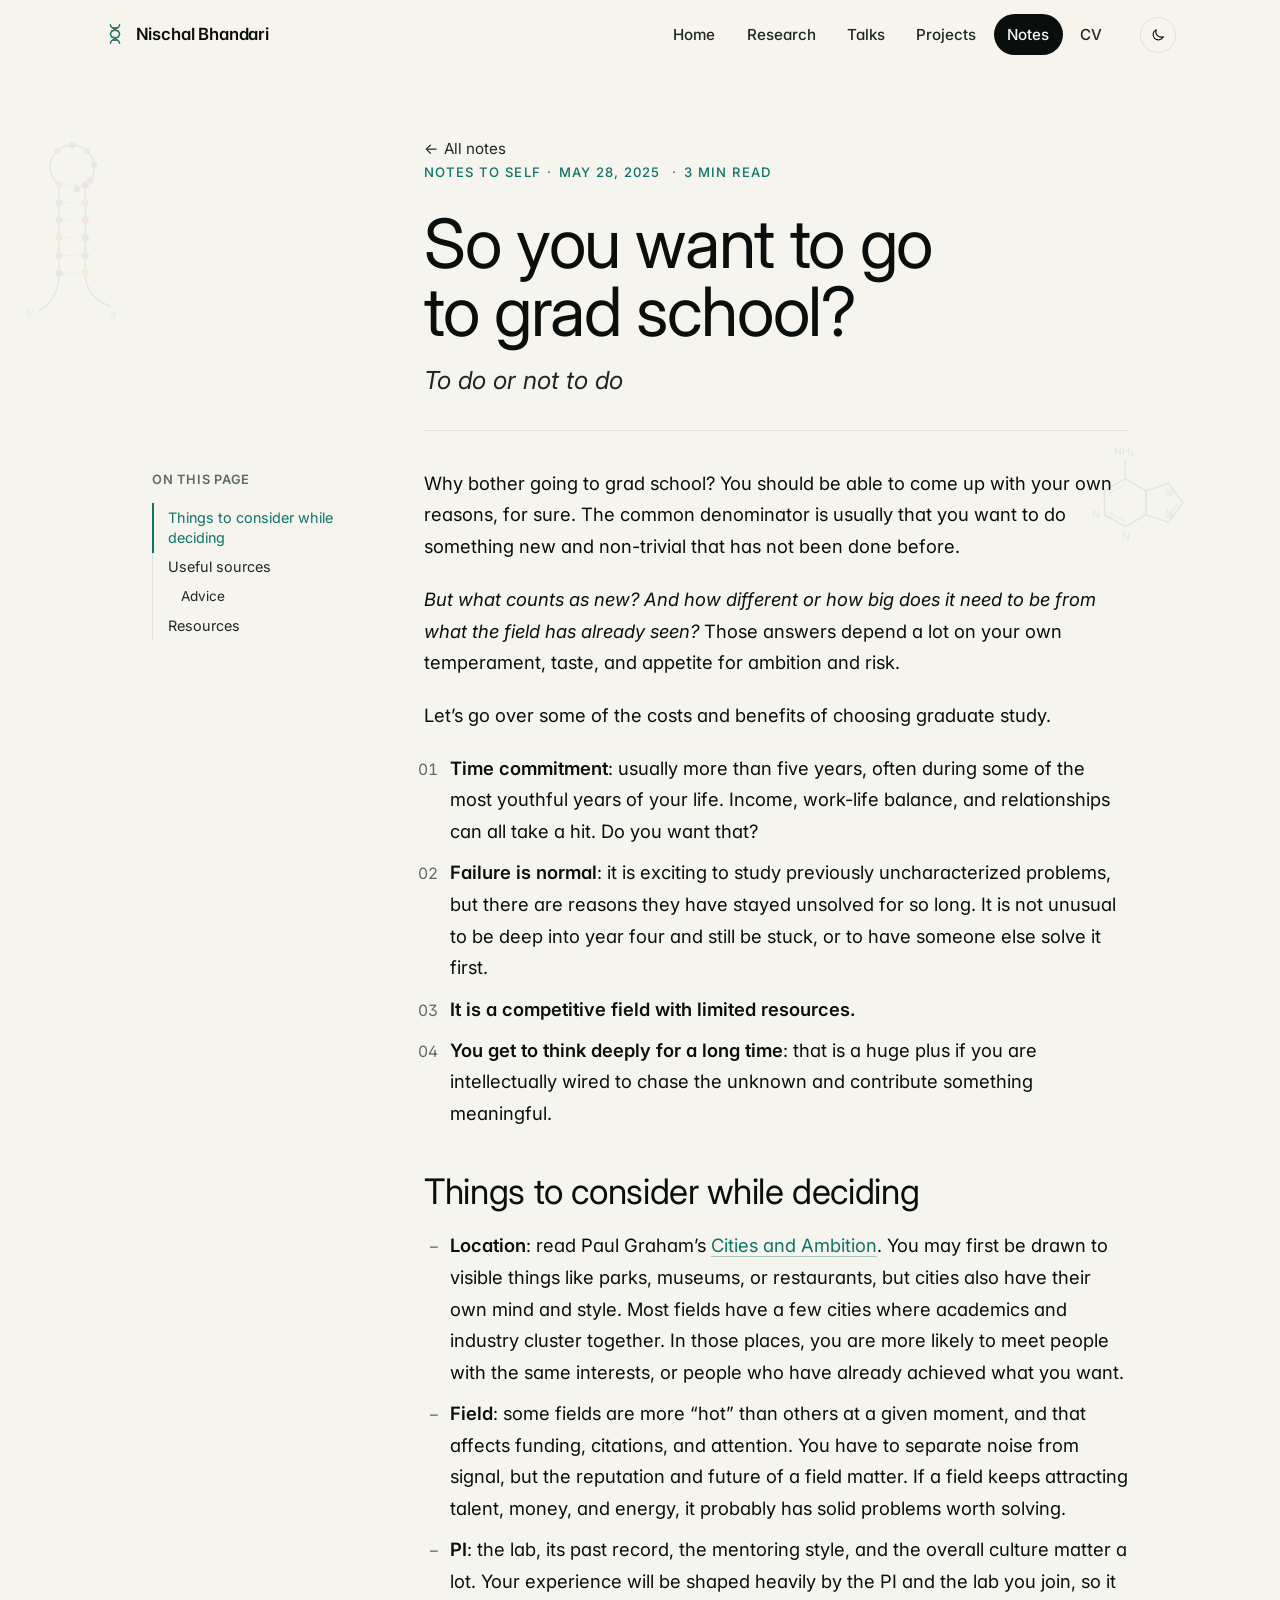
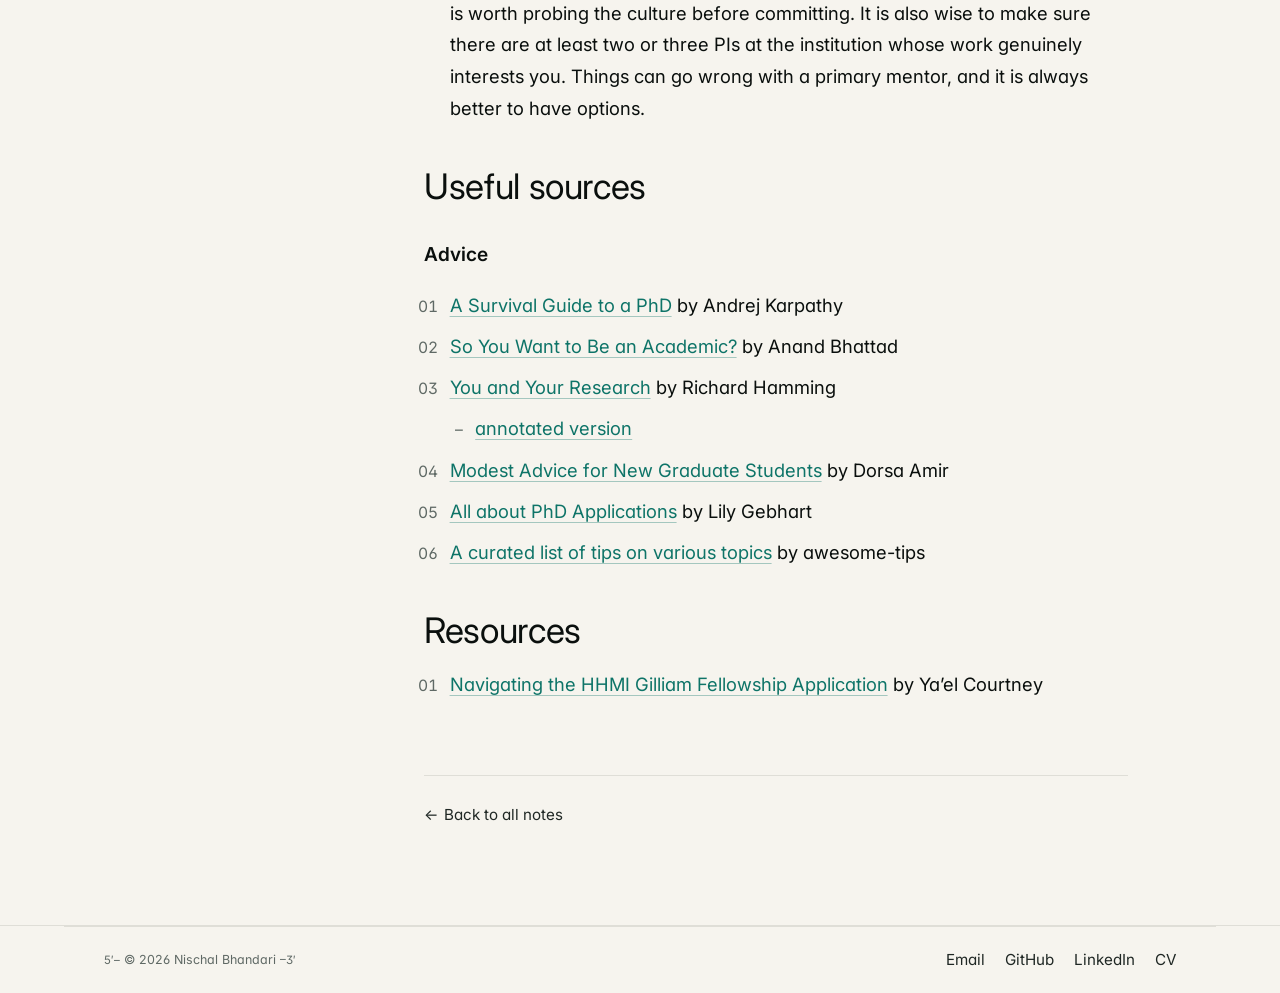
<file: posts/grad-school.html>
<!doctype html>
<html lang="en">
<head>
  <meta charset="utf-8">
  <meta name="viewport" content="width=device-width, initial-scale=1">
  <script>
    /* Apply the saved (or system) theme before paint to avoid a flash. */
    (function () {
      var theme;
      try { theme = localStorage.getItem('theme'); } catch (e) {}
      if (theme !== 'light' && theme !== 'dark') {
        theme = window.matchMedia && window.matchMedia('(prefers-color-scheme: dark)').matches ? 'dark' : 'light';
      }
      document.documentElement.dataset.theme = theme;
    })();
  </script>
  <title>So you want to go to grad school? · Nischal Bhandari</title>
  <meta name="description" content="To do or not to do">
  <meta name="author" content="Nischal Bhandari">
  <meta property="og:type" content="website">
  <meta property="og:title" content="So you want to go to grad school? · Nischal Bhandari">
  <meta property="og:description" content="To do or not to do">
  <meta name="theme-color" content="#f6f4ee" media="(prefers-color-scheme: light)">
  <meta name="theme-color" content="#0b0f0e" media="(prefers-color-scheme: dark)">
  <link rel="icon" href="../src/images/logo.svg" type="image/svg+xml">
  <link rel="preconnect" href="https://fonts.googleapis.com">
  <link rel="preconnect" href="https://fonts.gstatic.com" crossorigin>
  <link href="https://fonts.googleapis.com/css2?family=Instrument+Serif:ital@0;1&family=Inter:wght@400;500;600&family=JetBrains+Mono:wght@400;500&display=swap" rel="stylesheet">
  <link rel="stylesheet" href="../src/css/site.css">
</head>
<body class="page--notes">
  <a class="skip-link" href="#main">Skip to content</a>

  <div class="motifs" data-motifs aria-hidden="true"></div>
<div class="progress" data-progress aria-hidden="true"></div>
  <header class="site-header" data-header>
    <div class="site-header__inner">
      <a class="site-brand" href="../index.html" aria-label="Nischal Bhandari, home">
        <svg class="site-brand__mark" viewBox="0 0 24 24" aria-hidden="true">
          <path d="M7 2c0 5 10 5 10 10S7 17 7 22" />
          <path d="M17 2c0 5-10 5-10 10s10 5 10 10" />
          <path d="M9 5h6M8 8.5h8M8 15.5h8M9 19h6" class="site-brand__rungs" />
        </svg>
        <span>Nischal Bhandari</span>
      </a>
      <nav class="site-nav" aria-label="Primary" data-nav-root>
        <a data-nav="home" href="../index.html">Home</a>
        <a data-nav="research" href="../publications.html">Research</a>
        <a data-nav="talks" href="../talks.html">Talks</a>
        <a data-nav="projects" href="../work.html">Projects</a>
        <a data-nav="notes" href="../blog.html" aria-current="page">Notes</a>
        <a href="../assets/Nischal_Bhandari_CV.pdf" target="_blank" rel="noopener">CV</a>
      </nav>
      <button class="theme-toggle" type="button" data-theme-toggle aria-label="Toggle dark mode">
        <svg class="icon-sun" viewBox="0 0 24 24" aria-hidden="true"><circle cx="12" cy="12" r="4"/><path d="M12 2v2M12 20v2M4.9 4.9l1.4 1.4M17.7 17.7l1.4 1.4M2 12h2M20 12h2M4.9 19.1l1.4-1.4M17.7 6.3l1.4-1.4"/></svg>
        <svg class="icon-moon" viewBox="0 0 24 24" aria-hidden="true"><path d="M20 14.5A8 8 0 0 1 9.5 4a8 8 0 1 0 10.5 10.5z"/></svg>
      </button>
    </div>
  </header>

  <main id="main">
<article class="note-page note-page--toc">
  <header class="note-page__header">
    <a class="back-link" href="../blog.html"><span aria-hidden="true">←</span> All notes</a>
    <p class="eyebrow">
Notes to self<span class="dot" aria-hidden="true">·</span><time datetime="2025-05-28">May 28, 2025</time>      <span class="dot" aria-hidden="true">·</span>3 min read
    </p>
    <h1>So you want to go to grad school?</h1>
<p class="note-page__summary">To do or not to do</p>  </header>

  <nav class="note-toc" aria-label="On this page" data-toc>
    <p class="note-toc__title">On this page</p>
    <ol>
      <li class="note-toc__item note-toc__item--h2"><a href="#things-to-consider-while-deciding">Things to consider while deciding</a></li>
      <li class="note-toc__item note-toc__item--h1"><a href="#useful-sources">Useful sources</a></li>
      <li class="note-toc__item note-toc__item--h3"><a href="#advice">Advice</a></li>
      <li class="note-toc__item note-toc__item--h2"><a href="#resources">Resources</a></li>
    </ol>
  </nav>

  <div class="markdown-content note-page__body"><p>Why bother going to grad school? You should be able to come up with your own reasons, for sure. The common denominator is usually that you want to do something new and non-trivial that has not been done before.</p>
<p><em>But what counts as new? And how different or how big does it need to be from what the field has already seen?</em> Those answers depend a lot on your own temperament, taste, and appetite for ambition and risk.</p>
<p>Let&rsquo;s go over some of the costs and benefits of choosing graduate study.</p>
<ol>
<li><strong>Time commitment</strong>: usually more than five years, often during some of the most youthful years of your life. Income, work-life balance, and relationships can all take a hit. Do you want that?</li>
<li><strong>Failure is normal</strong>: it is exciting to study previously uncharacterized problems, but there are reasons they have stayed unsolved for so long. It is not unusual to be deep into year four and still be stuck, or to have someone else solve it first.</li>
<li><strong>It is a competitive field with limited resources.</strong></li>
<li><strong>You get to think deeply for a long time</strong>: that is a huge plus if you are intellectually wired to chase the unknown and contribute something meaningful.</li>
</ol>
<h2 id="things-to-consider-while-deciding">Things to consider while deciding</h2>
<ul>
<li><strong>Location</strong>: read Paul Graham&rsquo;s <a href="https://www.paulgraham.com/cities.html" target="_blank" rel="noopener noreferrer">Cities and Ambition</a>. You may first be drawn to visible things like parks, museums, or restaurants, but cities also have their own mind and style. Most fields have a few cities where academics and industry cluster together. In those places, you are more likely to meet people with the same interests, or people who have already achieved what you want.</li>
<li><strong>Field</strong>: some fields are more &ldquo;hot&rdquo; than others at a given moment, and that affects funding, citations, and attention. You have to separate noise from signal, but the reputation and future of a field matter. If a field keeps attracting talent, money, and energy, it probably has solid problems worth solving.</li>
<li><strong>PI</strong>: the lab, its past record, the mentoring style, and the overall culture matter a lot. Your experience will be shaped heavily by the PI and the lab you join, so it is worth probing the culture before committing. It is also wise to make sure there are at least two or three PIs at the institution whose work genuinely interests you. Things can go wrong with a primary mentor, and it is always better to have options.</li>
</ul>
<h1 id="useful-sources">Useful sources</h1>
<h3 id="advice">Advice</h3>
<ol>
<li><a href="https://karpathy.github.io/2016/09/07/phd/" target="_blank" rel="noopener noreferrer">A Survival Guide to a PhD</a> by Andrej Karpathy</li>
<li><a href="https://anandbhattad.github.io/blogs/jr_grads.html" target="_blank" rel="noopener noreferrer">So You Want to Be an Academic?</a> by Anand Bhattad</li>
<li><a href="https://fs.blog/great-talks/richard-hamming-your-research/" target="_blank" rel="noopener noreferrer">You and Your Research</a> by Richard Hamming<ul>
<li><a href="https://gwern.net/doc/science/1986-hamming" target="_blank" rel="noopener noreferrer">annotated version</a>       </li>
</ul>
</li>
<li><a href="https://dorsaamir.medium.com/modest-advice-for-new-graduate-students-b0be6b8dbc22" target="_blank" rel="noopener noreferrer">Modest Advice for New Graduate Students</a> by Dorsa Amir</li>
<li><a href="https://lily-gebhart.github.io/posts/2025/11/2025-11-12-grad-school/" target="_blank" rel="noopener noreferrer">All about PhD Applications</a> by Lily Gebhart</li>
<li><a href="https://github.com/jbhuang0604/awesome-tips?tab=readme-ov-file" target="_blank" rel="noopener noreferrer">A curated list of tips on various topics</a> by awesome-tips</li>
</ol>
<h2 id="resources">Resources</h2>
<ol>
<li><a href="https://www.yaelcourtney.com/resources-and-guides/gilliamguide" target="_blank" rel="noopener noreferrer">Navigating the HHMI Gilliam Fellowship Application</a> by Ya&rsquo;el Courtney</li>
</ol></div>

  <footer class="note-page__footer">
    <a class="back-link" href="../blog.html"><span aria-hidden="true">←</span> Back to all notes</a>
  </footer>
</article>
  </main>

  <footer class="site-footer">
    <div class="site-footer__legal">
      <p class="site-footer__copyright"><span class="mono">5′–</span> © 2026 Nischal Bhandari <span class="mono">–3′</span></p>
      <nav class="site-footer__links" aria-label="Contact">
        <a href="mailto:nischal.bhandari1@colorado.edu">Email</a>
        <a href="https://github.com/bhandarinischal" target="_blank" rel="noopener noreferrer">GitHub</a>
        <a href="https://www.linkedin.com/in/nishbh" target="_blank" rel="noopener noreferrer">LinkedIn</a>
        <a href="../assets/Nischal_Bhandari_CV.pdf" target="_blank" rel="noopener">CV</a>
      </nav>
      
    </div>
  </footer>
  <script src="../src/js/site.js" defer></script>
</body>
</html>
</file>
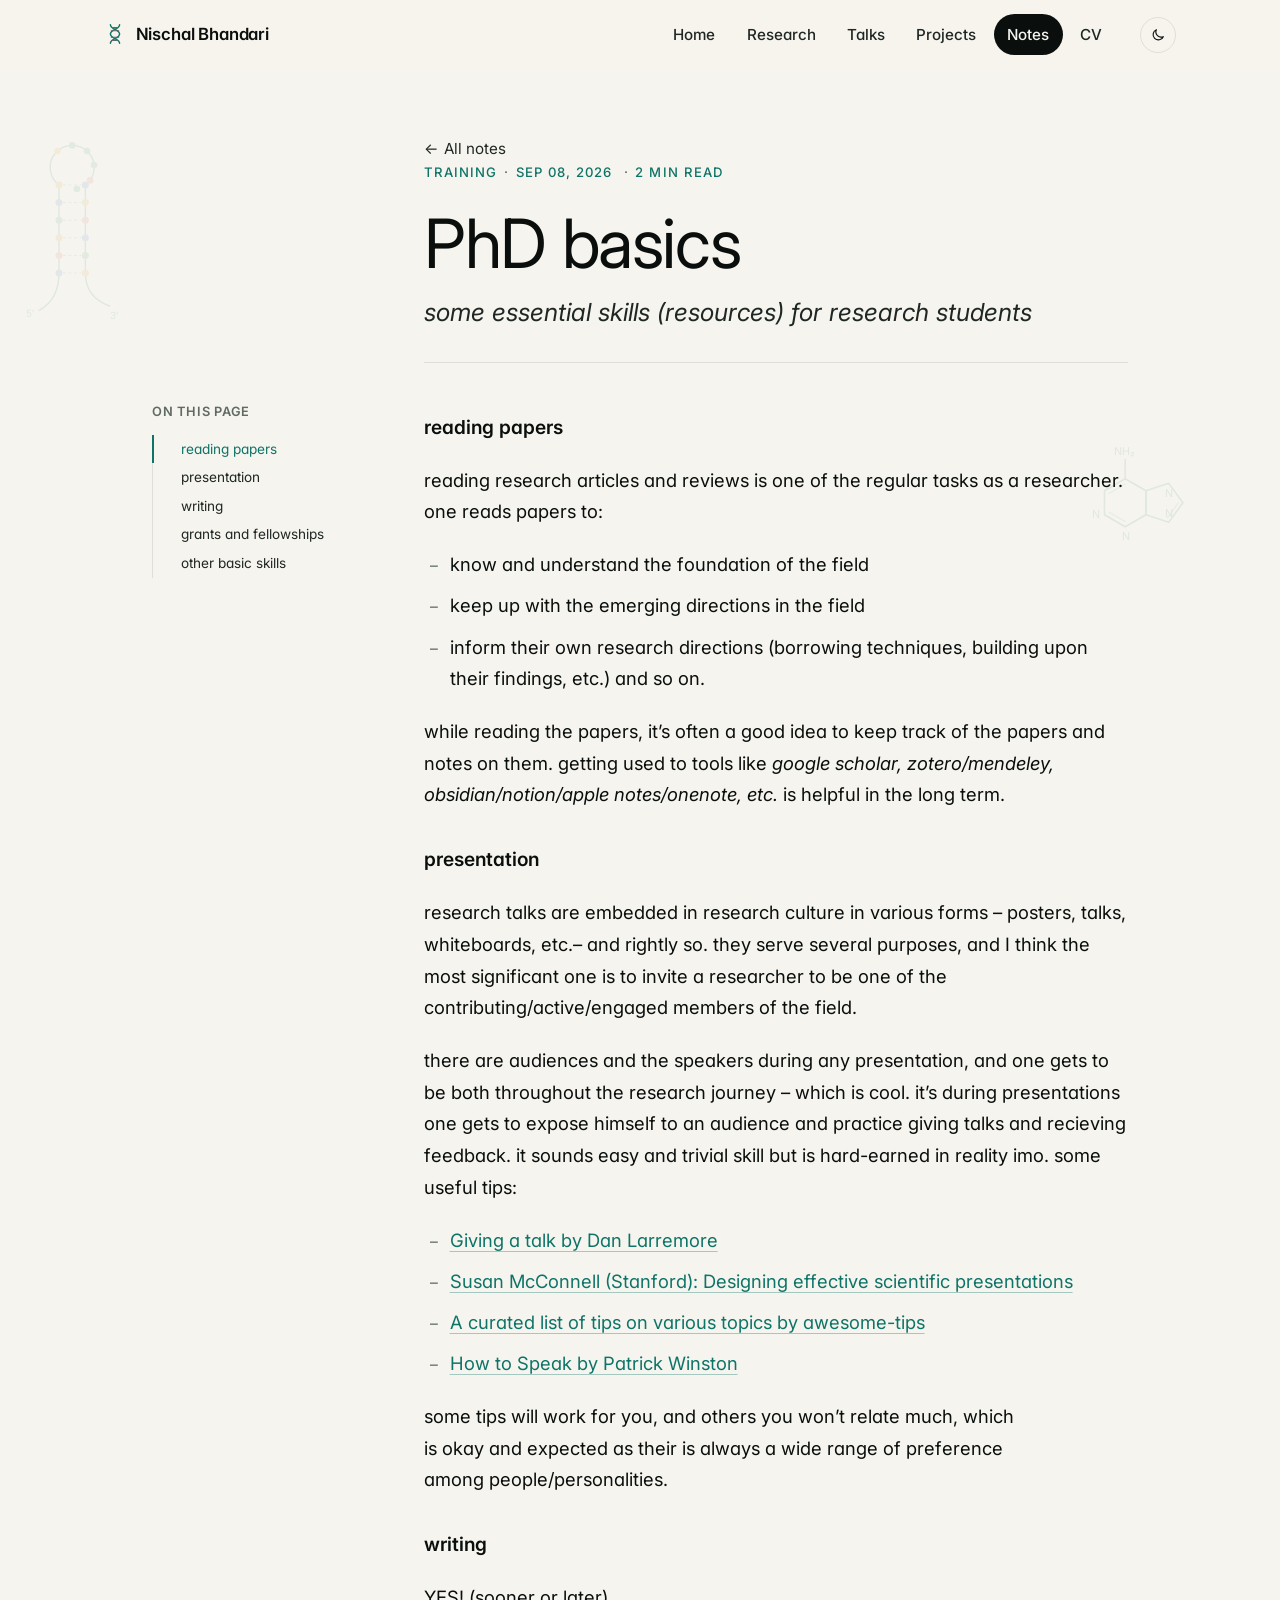
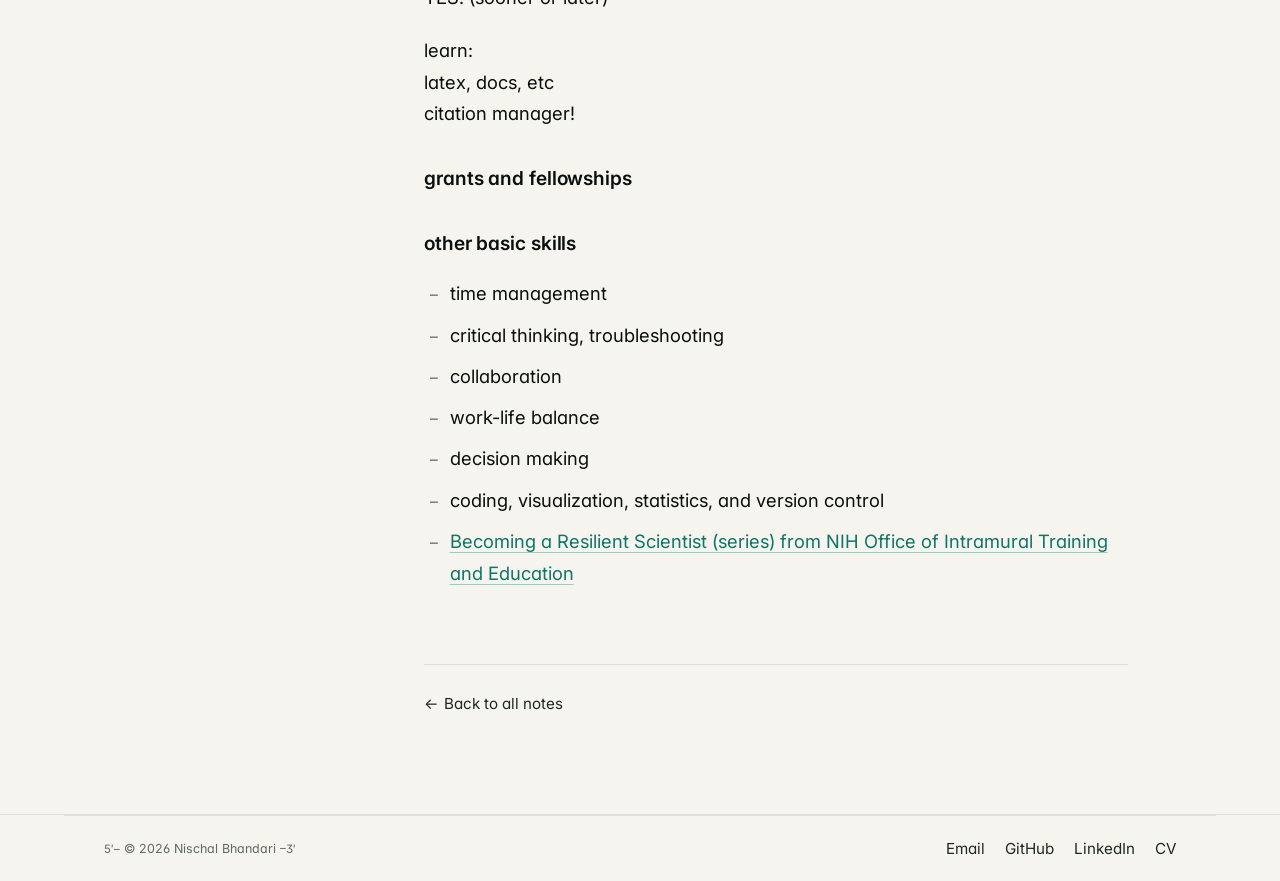
<file: posts/phd_basics.html>
<!doctype html>
<html lang="en">
<head>
  <meta charset="utf-8">
  <meta name="viewport" content="width=device-width, initial-scale=1">
  <script>
    /* Apply the saved (or system) theme before paint to avoid a flash. */
    (function () {
      var theme;
      try { theme = localStorage.getItem('theme'); } catch (e) {}
      if (theme !== 'light' && theme !== 'dark') {
        theme = window.matchMedia && window.matchMedia('(prefers-color-scheme: dark)').matches ? 'dark' : 'light';
      }
      document.documentElement.dataset.theme = theme;
    })();
  </script>
  <title>PhD basics · Nischal Bhandari</title>
  <meta name="description" content="some essential skills (resources) for research students">
  <meta name="author" content="Nischal Bhandari">
  <meta property="og:type" content="website">
  <meta property="og:title" content="PhD basics · Nischal Bhandari">
  <meta property="og:description" content="some essential skills (resources) for research students">
  <meta name="theme-color" content="#f6f4ee" media="(prefers-color-scheme: light)">
  <meta name="theme-color" content="#0b0f0e" media="(prefers-color-scheme: dark)">
  <link rel="icon" href="../src/images/logo.svg" type="image/svg+xml">
  <link rel="preconnect" href="https://fonts.googleapis.com">
  <link rel="preconnect" href="https://fonts.gstatic.com" crossorigin>
  <link href="https://fonts.googleapis.com/css2?family=Instrument+Serif:ital@0;1&family=Inter:wght@400;500;600&family=JetBrains+Mono:wght@400;500&display=swap" rel="stylesheet">
  <link rel="stylesheet" href="../src/css/site.css">
</head>
<body class="page--notes">
  <a class="skip-link" href="#main">Skip to content</a>

  <div class="motifs" data-motifs aria-hidden="true"></div>
<div class="progress" data-progress aria-hidden="true"></div>
  <header class="site-header" data-header>
    <div class="site-header__inner">
      <a class="site-brand" href="../index.html" aria-label="Nischal Bhandari, home">
        <svg class="site-brand__mark" viewBox="0 0 24 24" aria-hidden="true">
          <path d="M7 2c0 5 10 5 10 10S7 17 7 22" />
          <path d="M17 2c0 5-10 5-10 10s10 5 10 10" />
          <path d="M9 5h6M8 8.5h8M8 15.5h8M9 19h6" class="site-brand__rungs" />
        </svg>
        <span>Nischal Bhandari</span>
      </a>
      <nav class="site-nav" aria-label="Primary" data-nav-root>
        <a data-nav="home" href="../index.html">Home</a>
        <a data-nav="research" href="../publications.html">Research</a>
        <a data-nav="talks" href="../talks.html">Talks</a>
        <a data-nav="projects" href="../work.html">Projects</a>
        <a data-nav="notes" href="../blog.html" aria-current="page">Notes</a>
        <a href="../assets/Nischal_Bhandari_CV.pdf" target="_blank" rel="noopener">CV</a>
      </nav>
      <button class="theme-toggle" type="button" data-theme-toggle aria-label="Toggle dark mode">
        <svg class="icon-sun" viewBox="0 0 24 24" aria-hidden="true"><circle cx="12" cy="12" r="4"/><path d="M12 2v2M12 20v2M4.9 4.9l1.4 1.4M17.7 17.7l1.4 1.4M2 12h2M20 12h2M4.9 19.1l1.4-1.4M17.7 6.3l1.4-1.4"/></svg>
        <svg class="icon-moon" viewBox="0 0 24 24" aria-hidden="true"><path d="M20 14.5A8 8 0 0 1 9.5 4a8 8 0 1 0 10.5 10.5z"/></svg>
      </button>
    </div>
  </header>

  <main id="main">
<article class="note-page note-page--toc">
  <header class="note-page__header">
    <a class="back-link" href="../blog.html"><span aria-hidden="true">←</span> All notes</a>
    <p class="eyebrow">
training<span class="dot" aria-hidden="true">·</span><time datetime="2026-09-08">Sep 08, 2026</time>      <span class="dot" aria-hidden="true">·</span>2 min read
    </p>
    <h1>PhD basics</h1>
<p class="note-page__summary">some essential skills (resources) for research students</p>  </header>

  <nav class="note-toc" aria-label="On this page" data-toc>
    <p class="note-toc__title">On this page</p>
    <ol>
      <li class="note-toc__item note-toc__item--h3"><a href="#reading-papers">reading papers</a></li>
      <li class="note-toc__item note-toc__item--h3"><a href="#presentation">presentation</a></li>
      <li class="note-toc__item note-toc__item--h3"><a href="#writing">writing</a></li>
      <li class="note-toc__item note-toc__item--h3"><a href="#grants-and-fellowships">grants and fellowships</a></li>
      <li class="note-toc__item note-toc__item--h3"><a href="#other-basic-skills">other basic skills</a></li>
    </ol>
  </nav>

  <div class="markdown-content note-page__body"><h3 id="reading-papers">reading papers</h3>
<p>reading research articles and reviews is one of the regular tasks as a researcher. one reads papers to:</p>
<ul>
<li>know and understand the foundation of the field</li>
<li>keep up with the emerging directions in the field</li>
<li>inform their own research directions (borrowing techniques, building upon their findings, etc.)
and so on.</li>
</ul>
<p>while reading the papers, it&rsquo;s often a good idea to keep track of the papers and notes on them. getting used to tools like <em>google scholar, zotero/mendeley, obsidian/notion/apple notes/onenote, etc.</em> is helpful in the long term.</p>
<h3 id="presentation">presentation</h3>
<p>research talks are embedded in research culture in various forms &ndash; posters, talks, whiteboards, etc.&ndash; and rightly so. they serve several purposes, and I think the most significant one is to invite a researcher to be one of the contributing/active/engaged members of the field. </p>
<p>there are audiences and the speakers during any presentation, and one gets to be both throughout the research journey &ndash; which is cool. it&rsquo;s during presentations one gets to expose himself to an audience and practice giving talks and recieving feedback. it sounds easy and trivial skill but is hard-earned in reality imo. some useful tips:     </p>
<ul>
<li><a href="https://drive.google.com/file/d/13efH6iA6toPtJ91KBt_QCeAyQBcSN7SA/view" target="_blank" rel="noopener noreferrer">Giving a talk by Dan Larremore</a>      </li>
<li><a href="https://www.youtube.com/watch?v=Hp7Id3Yb9XQ" target="_blank" rel="noopener noreferrer">Susan McConnell (Stanford): Designing effective scientific presentations</a>       </li>
<li><a href="https://github.com/jbhuang0604/awesome-tips?tab=readme-ov-file" target="_blank" rel="noopener noreferrer">A curated list of tips on various topics by awesome-tips</a>        </li>
<li><a href="https://www.youtube.com/watch?v=Unzc731iCUY" target="_blank" rel="noopener noreferrer">How to Speak by  Patrick Winston</a>       </li>
</ul>
<p>some tips will work for you, and others you won&rsquo;t relate much, which is okay and expected as their is always a wide range of preference among people/personalities.</p>
<h3 id="writing">writing</h3>
<p>YES! (sooner or later)</p>
<p>learn:    <br />
latex, docs, etc      <br />
citation manager!</p>
<h3 id="grants-and-fellowships">grants and fellowships</h3>
<h3 id="other-basic-skills">other basic skills</h3>
<ul>
<li>time management</li>
<li>critical thinking, troubleshooting</li>
<li>collaboration</li>
<li>work-life balance</li>
<li>decision making</li>
<li>coding, visualization, statistics, and version control</li>
<li><a href="https://www.youtube.com/playlist?list=PLxnpU66KqCch3B42Zb6Jk8pm6JnjSTlSD" target="_blank" rel="noopener noreferrer">Becoming a Resilient Scientist (series) from
NIH Office of Intramural Training and Education</a></li>
</ul></div>

  <footer class="note-page__footer">
    <a class="back-link" href="../blog.html"><span aria-hidden="true">←</span> Back to all notes</a>
  </footer>
</article>
  </main>

  <footer class="site-footer">
    <div class="site-footer__legal">
      <p class="site-footer__copyright"><span class="mono">5′–</span> © 2026 Nischal Bhandari <span class="mono">–3′</span></p>
      <nav class="site-footer__links" aria-label="Contact">
        <a href="mailto:nischal.bhandari1@colorado.edu">Email</a>
        <a href="https://github.com/bhandarinischal" target="_blank" rel="noopener noreferrer">GitHub</a>
        <a href="https://www.linkedin.com/in/nishbh" target="_blank" rel="noopener noreferrer">LinkedIn</a>
        <a href="../assets/Nischal_Bhandari_CV.pdf" target="_blank" rel="noopener">CV</a>
      </nav>
      
    </div>
  </footer>
  <script src="../src/js/site.js" defer></script>
</body>
</html>
</file>
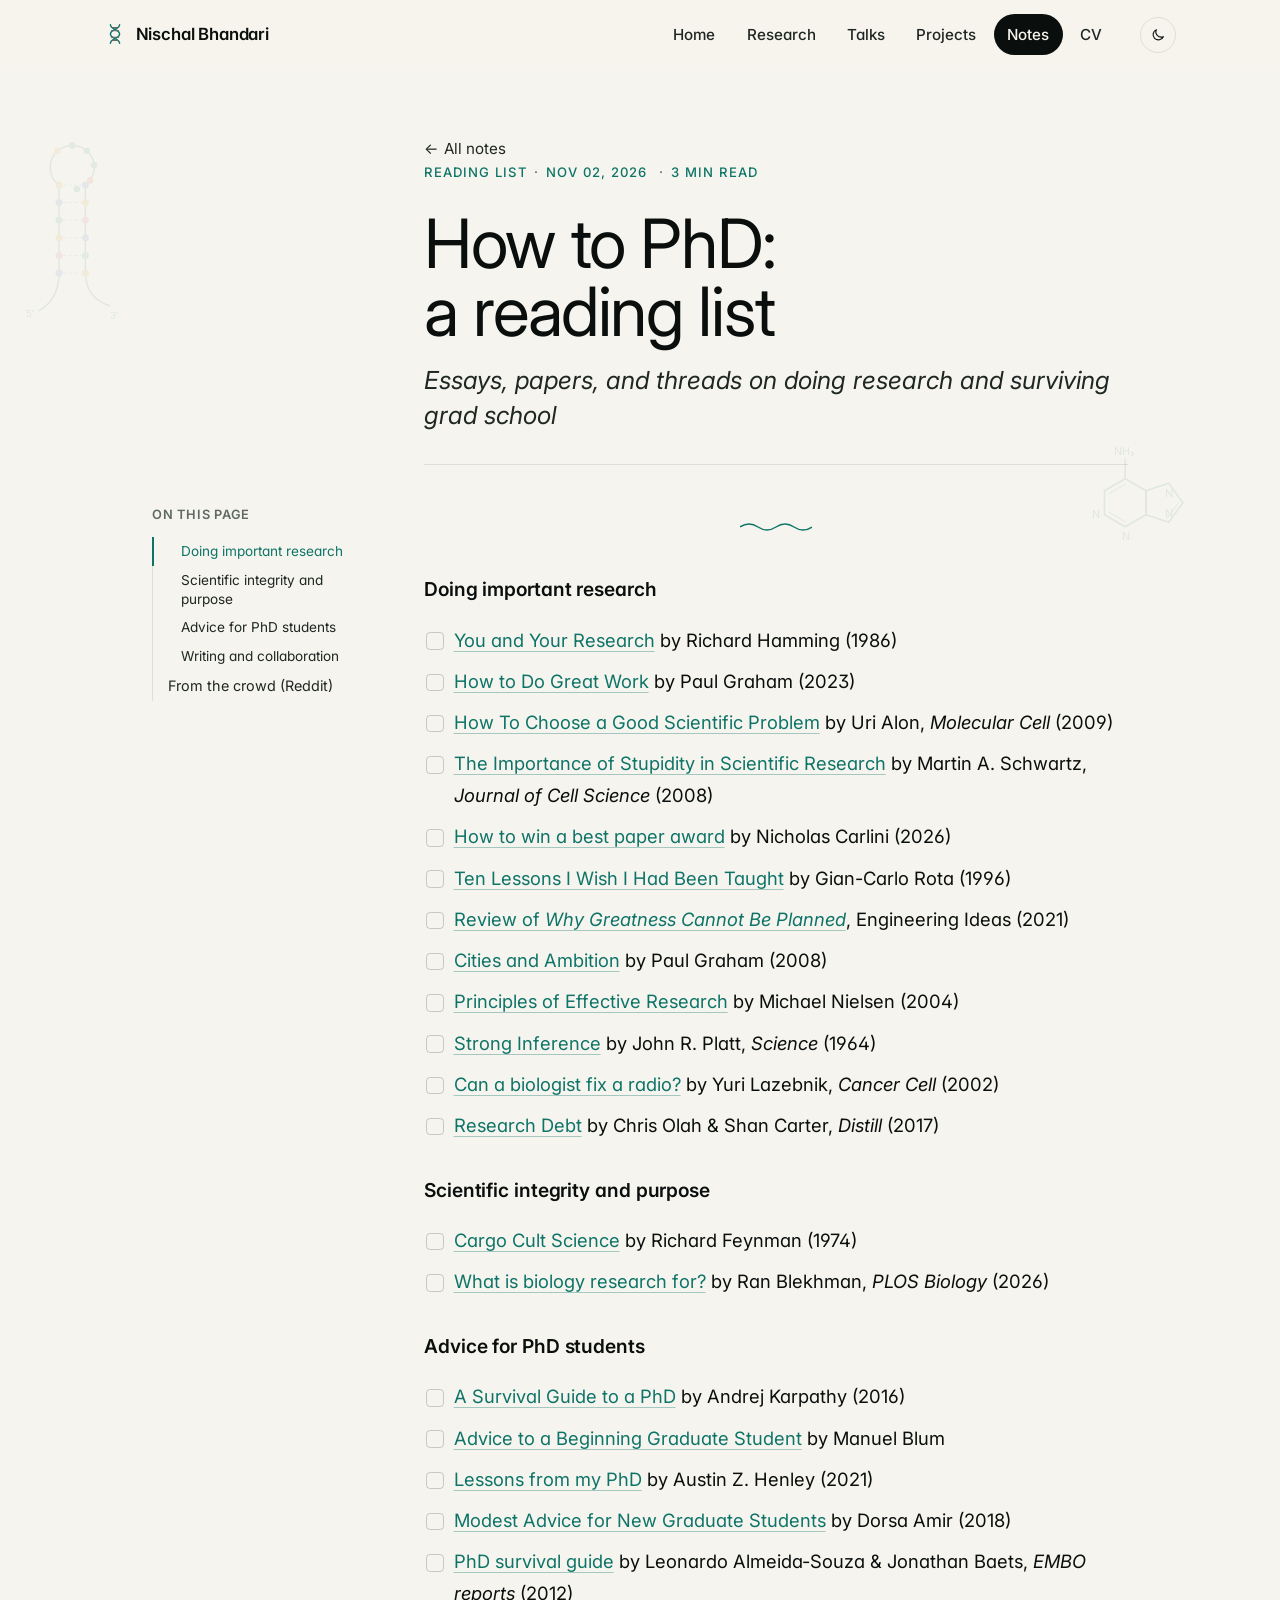
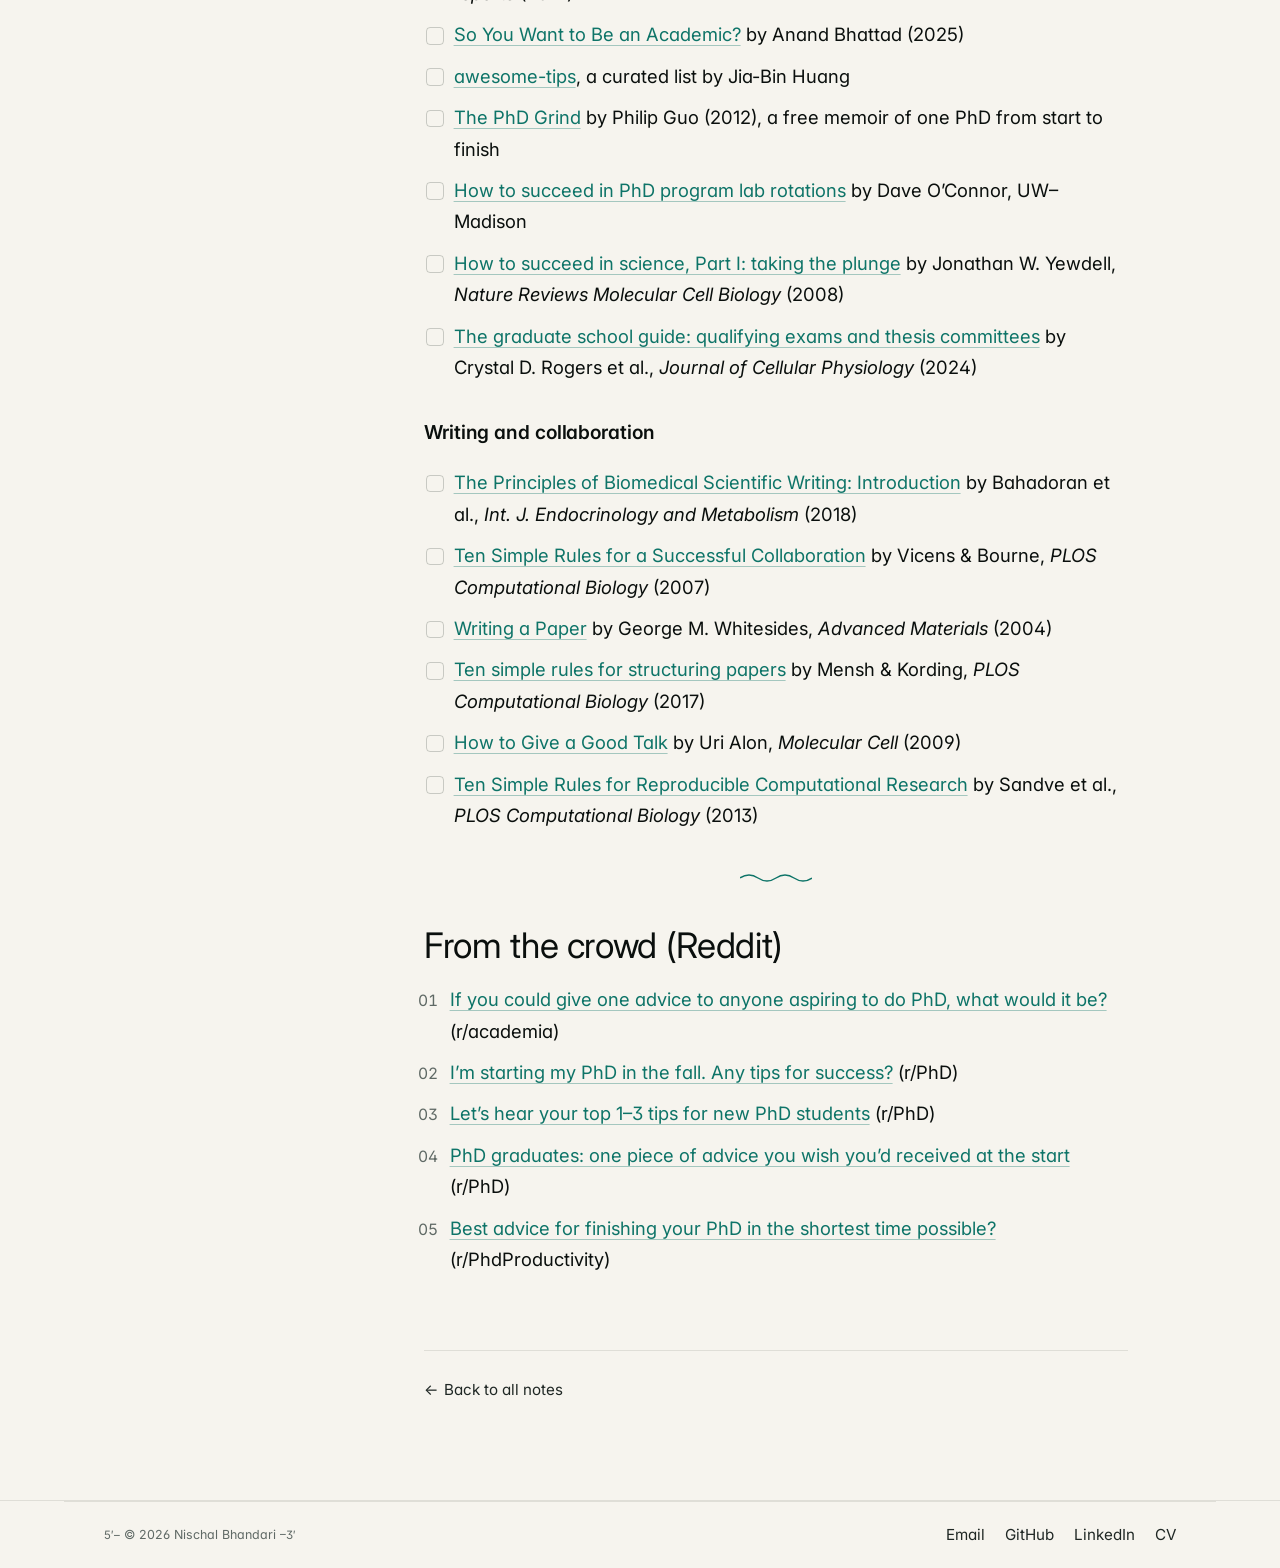
<file: posts/phd_resources.html>
<!doctype html>
<html lang="en">
<head>
  <meta charset="utf-8">
  <meta name="viewport" content="width=device-width, initial-scale=1">
  <script>
    /* Apply the saved (or system) theme before paint to avoid a flash. */
    (function () {
      var theme;
      try { theme = localStorage.getItem('theme'); } catch (e) {}
      if (theme !== 'light' && theme !== 'dark') {
        theme = window.matchMedia && window.matchMedia('(prefers-color-scheme: dark)').matches ? 'dark' : 'light';
      }
      document.documentElement.dataset.theme = theme;
    })();
  </script>
  <title>How to PhD: a reading list · Nischal Bhandari</title>
  <meta name="description" content="Essays, papers, and threads on doing research and surviving grad school">
  <meta name="author" content="Nischal Bhandari">
  <meta property="og:type" content="website">
  <meta property="og:title" content="How to PhD: a reading list · Nischal Bhandari">
  <meta property="og:description" content="Essays, papers, and threads on doing research and surviving grad school">
  <meta name="theme-color" content="#f6f4ee" media="(prefers-color-scheme: light)">
  <meta name="theme-color" content="#0b0f0e" media="(prefers-color-scheme: dark)">
  <link rel="icon" href="../src/images/logo.svg" type="image/svg+xml">
  <link rel="preconnect" href="https://fonts.googleapis.com">
  <link rel="preconnect" href="https://fonts.gstatic.com" crossorigin>
  <link href="https://fonts.googleapis.com/css2?family=Instrument+Serif:ital@0;1&family=Inter:wght@400;500;600&family=JetBrains+Mono:wght@400;500&display=swap" rel="stylesheet">
  <link rel="stylesheet" href="../src/css/site.css">
</head>
<body class="page--notes">
  <a class="skip-link" href="#main">Skip to content</a>

  <div class="motifs" data-motifs aria-hidden="true"></div>
<div class="progress" data-progress aria-hidden="true"></div>
  <header class="site-header" data-header>
    <div class="site-header__inner">
      <a class="site-brand" href="../index.html" aria-label="Nischal Bhandari, home">
        <svg class="site-brand__mark" viewBox="0 0 24 24" aria-hidden="true">
          <path d="M7 2c0 5 10 5 10 10S7 17 7 22" />
          <path d="M17 2c0 5-10 5-10 10s10 5 10 10" />
          <path d="M9 5h6M8 8.5h8M8 15.5h8M9 19h6" class="site-brand__rungs" />
        </svg>
        <span>Nischal Bhandari</span>
      </a>
      <nav class="site-nav" aria-label="Primary" data-nav-root>
        <a data-nav="home" href="../index.html">Home</a>
        <a data-nav="research" href="../publications.html">Research</a>
        <a data-nav="talks" href="../talks.html">Talks</a>
        <a data-nav="projects" href="../work.html">Projects</a>
        <a data-nav="notes" href="../blog.html" aria-current="page">Notes</a>
        <a href="../assets/Nischal_Bhandari_CV.pdf" target="_blank" rel="noopener">CV</a>
      </nav>
      <button class="theme-toggle" type="button" data-theme-toggle aria-label="Toggle dark mode">
        <svg class="icon-sun" viewBox="0 0 24 24" aria-hidden="true"><circle cx="12" cy="12" r="4"/><path d="M12 2v2M12 20v2M4.9 4.9l1.4 1.4M17.7 17.7l1.4 1.4M2 12h2M20 12h2M4.9 19.1l1.4-1.4M17.7 6.3l1.4-1.4"/></svg>
        <svg class="icon-moon" viewBox="0 0 24 24" aria-hidden="true"><path d="M20 14.5A8 8 0 0 1 9.5 4a8 8 0 1 0 10.5 10.5z"/></svg>
      </button>
    </div>
  </header>

  <main id="main">
<article class="note-page note-page--toc">
  <header class="note-page__header">
    <a class="back-link" href="../blog.html"><span aria-hidden="true">←</span> All notes</a>
    <p class="eyebrow">
Reading list<span class="dot" aria-hidden="true">·</span><time datetime="2026-11-02">Nov 02, 2026</time>      <span class="dot" aria-hidden="true">·</span>3 min read
    </p>
    <h1>How to PhD: a reading list</h1>
<p class="note-page__summary">Essays, papers, and threads on doing research and surviving grad school</p>  </header>

  <nav class="note-toc" aria-label="On this page" data-toc>
    <p class="note-toc__title">On this page</p>
    <ol>
      <li class="note-toc__item note-toc__item--h3"><a href="#doing-important-research">Doing important research</a></li>
      <li class="note-toc__item note-toc__item--h3"><a href="#scientific-integrity-and-purpose">Scientific integrity and purpose</a></li>
      <li class="note-toc__item note-toc__item--h3"><a href="#advice-for-phd-students">Advice for PhD students</a></li>
      <li class="note-toc__item note-toc__item--h3"><a href="#writing-and-collaboration">Writing and collaboration</a></li>
      <li class="note-toc__item note-toc__item--h2"><a href="#from-the-crowd-reddit">From the crowd (Reddit)</a></li>
    </ol>
  </nav>

  <div class="markdown-content note-page__body"><hr />
<h3 id="doing-important-research">Doing important research</h3>
<ul>
<li class="task"><span class="task__box" role="img" aria-label="to do"></span><a href="https://gwern.net/doc/science/1986-hamming" target="_blank" rel="noopener noreferrer">You and Your Research</a> by Richard Hamming (1986)</li>
<li class="task"><span class="task__box" role="img" aria-label="to do"></span><a href="https://paulgraham.com/greatwork.html" target="_blank" rel="noopener noreferrer">How to Do Great Work</a> by Paul Graham (2023)</li>
<li class="task"><span class="task__box" role="img" aria-label="to do"></span><a href="https://doi.org/10.1016/j.molcel.2009.09.013" target="_blank" rel="noopener noreferrer">How To Choose a Good Scientific Problem</a> by Uri Alon, <em>Molecular Cell</em> (2009)</li>
<li class="task"><span class="task__box" role="img" aria-label="to do"></span><a href="https://doi.org/10.1242/jcs.033340" target="_blank" rel="noopener noreferrer">The Importance of Stupidity in Scientific Research</a> by Martin A. Schwartz, <em>Journal of Cell Science</em> (2008)</li>
<li class="task"><span class="task__box" role="img" aria-label="to do"></span><a href="https://nicholas.carlini.com/writing/2026/how-to-win-a-best-paper-award.html" target="_blank" rel="noopener noreferrer">How to win a best paper award</a> by Nicholas Carlini (2026)</li>
<li class="task"><span class="task__box" role="img" aria-label="to do"></span><a href="https://gwern.net/doc/math/1996-04-20-rota-tenlessonsiwishihadbeentaught.html" target="_blank" rel="noopener noreferrer">Ten Lessons I Wish I Had Been Taught</a> by Gian-Carlo Rota (1996)</li>
<li class="task"><span class="task__box" role="img" aria-label="to do"></span><a href="https://engineeringideas.substack.com/p/review-of-why-greatness-cannot-be" target="_blank" rel="noopener noreferrer">Review of <em>Why Greatness Cannot Be Planned</em></a>, Engineering Ideas (2021)</li>
<li class="task"><span class="task__box" role="img" aria-label="to do"></span><a href="https://www.paulgraham.com/cities.html" target="_blank" rel="noopener noreferrer">Cities and Ambition</a> by Paul Graham (2008)</li>
<li class="task"><span class="task__box" role="img" aria-label="to do"></span><a href="https://michaelnielsen.org/blog/principles-of-effective-research/" target="_blank" rel="noopener noreferrer">Principles of Effective Research</a> by Michael Nielsen (2004)</li>
<li class="task"><span class="task__box" role="img" aria-label="to do"></span><a href="https://doi.org/10.1126/science.146.3642.347" target="_blank" rel="noopener noreferrer">Strong Inference</a> by John R. Platt, <em>Science</em> (1964)</li>
<li class="task"><span class="task__box" role="img" aria-label="to do"></span><a href="https://doi.org/10.1016/S1535-6108%2802%2900133-2" target="_blank" rel="noopener noreferrer">Can a biologist fix a radio?</a> by Yuri Lazebnik, <em>Cancer Cell</em> (2002)</li>
<li class="task"><span class="task__box" role="img" aria-label="to do"></span><a href="https://doi.org/10.23915/distill.00005" target="_blank" rel="noopener noreferrer">Research Debt</a> by Chris Olah &amp; Shan Carter, <em>Distill</em> (2017)</li>
</ul>
<h3 id="scientific-integrity-and-purpose">Scientific integrity and purpose</h3>
<ul>
<li class="task"><span class="task__box" role="img" aria-label="to do"></span><a href="https://calteches.library.caltech.edu/51/2/CargoCult.htm" target="_blank" rel="noopener noreferrer">Cargo Cult Science</a> by Richard Feynman (1974)</li>
<li class="task"><span class="task__box" role="img" aria-label="to do"></span><a href="https://doi.org/10.1371/journal.pbio.3004075" target="_blank" rel="noopener noreferrer">What is biology research for?</a> by Ran Blekhman, <em>PLOS Biology</em> (2026)</li>
</ul>
<h3 id="advice-for-phd-students">Advice for PhD students</h3>
<ul>
<li class="task"><span class="task__box" role="img" aria-label="to do"></span><a href="https://karpathy.github.io/2016/09/07/phd/" target="_blank" rel="noopener noreferrer">A Survival Guide to a PhD</a> by Andrej Karpathy (2016)</li>
<li class="task"><span class="task__box" role="img" aria-label="to do"></span><a href="https://www.cs.cmu.edu/~mblum/research/pdf/grad.html" target="_blank" rel="noopener noreferrer">Advice to a Beginning Graduate Student</a> by Manuel Blum</li>
<li class="task"><span class="task__box" role="img" aria-label="to do"></span><a href="https://austinhenley.com/blog/lessonsfrommyphd.html" target="_blank" rel="noopener noreferrer">Lessons from my PhD</a> by Austin Z. Henley (2021)</li>
<li class="task"><span class="task__box" role="img" aria-label="to do"></span><a href="https://dorsaamir.medium.com/modest-advice-for-new-graduate-students-b0be6b8dbc22" target="_blank" rel="noopener noreferrer">Modest Advice for New Graduate Students</a> by Dorsa Amir (2018)</li>
<li class="task"><span class="task__box" role="img" aria-label="to do"></span><a href="https://doi.org/10.1038/embor.2012.15" target="_blank" rel="noopener noreferrer">PhD survival guide</a> by Leonardo Almeida-Souza &amp; Jonathan Baets, <em>EMBO reports</em> (2012)</li>
<li class="task"><span class="task__box" role="img" aria-label="to do"></span><a href="https://anandbhattad.github.io/blogs/jr_grads.html" target="_blank" rel="noopener noreferrer">So You Want to Be an Academic?</a> by Anand Bhattad (2025)</li>
<li class="task"><span class="task__box" role="img" aria-label="to do"></span><a href="https://github.com/jbhuang0604/awesome-tips" target="_blank" rel="noopener noreferrer">awesome-tips</a>, a curated list by Jia-Bin Huang</li>
<li class="task"><span class="task__box" role="img" aria-label="to do"></span><a href="https://pg.ucsd.edu/PhD-Grind/" target="_blank" rel="noopener noreferrer">The PhD Grind</a> by Philip Guo (2012), a free memoir of one PhD from start to finish</li>
<li class="task"><span class="task__box" role="img" aria-label="to do"></span><a href="https://dho.pathology.wisc.edu/how-to-succeed-in-phd-program-lab-rotations/" target="_blank" rel="noopener noreferrer">How to succeed in PhD program lab rotations</a> by Dave O&rsquo;Connor, UW–Madison</li>
<li class="task"><span class="task__box" role="img" aria-label="to do"></span><a href="https://doi.org/10.1038/nrm2389" target="_blank" rel="noopener noreferrer">How to succeed in science, Part I: taking the plunge</a> by Jonathan W. Yewdell, <em>Nature Reviews Molecular Cell Biology</em> (2008)</li>
<li class="task"><span class="task__box" role="img" aria-label="to do"></span><a href="https://doi.org/10.1002/jcp.31258" target="_blank" rel="noopener noreferrer">The graduate school guide: qualifying exams and thesis committees</a> by Crystal D. Rogers et al., <em>Journal of Cellular Physiology</em> (2024)</li>
</ul>
<h3 id="writing-and-collaboration">Writing and collaboration</h3>
<ul>
<li class="task"><span class="task__box" role="img" aria-label="to do"></span><a href="https://doi.org/10.5812/ijem.84795" target="_blank" rel="noopener noreferrer">The Principles of Biomedical Scientific Writing: Introduction</a> by Bahadoran et al., <em>Int. J. Endocrinology and Metabolism</em> (2018)</li>
<li class="task"><span class="task__box" role="img" aria-label="to do"></span><a href="https://doi.org/10.1371/journal.pcbi.0030044" target="_blank" rel="noopener noreferrer">Ten Simple Rules for a Successful Collaboration</a> by Vicens &amp; Bourne, <em>PLOS Computational Biology</em> (2007)</li>
<li class="task"><span class="task__box" role="img" aria-label="to do"></span><a href="https://doi.org/10.1002/adma.200400767" target="_blank" rel="noopener noreferrer">Writing a Paper</a> by George M. Whitesides, <em>Advanced Materials</em> (2004)</li>
<li class="task"><span class="task__box" role="img" aria-label="to do"></span><a href="https://doi.org/10.1371/journal.pcbi.1005619" target="_blank" rel="noopener noreferrer">Ten simple rules for structuring papers</a> by Mensh &amp; Kording, <em>PLOS Computational Biology</em> (2017)</li>
<li class="task"><span class="task__box" role="img" aria-label="to do"></span><a href="https://doi.org/10.1016/j.molcel.2009.10.007" target="_blank" rel="noopener noreferrer">How to Give a Good Talk</a> by Uri Alon, <em>Molecular Cell</em> (2009)</li>
<li class="task"><span class="task__box" role="img" aria-label="to do"></span><a href="https://doi.org/10.1371/journal.pcbi.1003285" target="_blank" rel="noopener noreferrer">Ten Simple Rules for Reproducible Computational Research</a> by Sandve et al., <em>PLOS Computational Biology</em> (2013)</li>
</ul>
<hr />
<h2 id="from-the-crowd-reddit">From the crowd (Reddit)</h2>
<ol>
<li><a href="https://www.reddit.com/r/academia/comments/1bfv6b2/if_you_could_give_one_advice_to_anyone_aspiring/" target="_blank" rel="noopener noreferrer">If you could give one advice to anyone aspiring to do PhD, what would it be?</a> (r/academia)</li>
<li><a href="https://www.reddit.com/r/PhD/comments/ugrb1j/im_starting_my_phd_in_the_fall_i_would_appreciate/" target="_blank" rel="noopener noreferrer">I&rsquo;m starting my PhD in the fall. Any tips for success?</a> (r/PhD)</li>
<li><a href="https://www.reddit.com/r/PhD/comments/10zyf1r/lets_hear_your_1_or_top_13_best_tips_rules_for/" target="_blank" rel="noopener noreferrer">Let&rsquo;s hear your top 1–3 tips for new PhD students</a> (r/PhD)</li>
<li><a href="https://www.reddit.com/r/PhD/comments/1erditl/phd_graduates_what_is_one_piece_of_advice_you/" target="_blank" rel="noopener noreferrer">PhD graduates: one piece of advice you wish you&rsquo;d received at the start</a> (r/PhD)</li>
<li><a href="https://www.reddit.com/r/PhdProductivity/comments/1t7nila/what_is_your_best_advice_for_finishing_your_phd/" target="_blank" rel="noopener noreferrer">Best advice for finishing your PhD in the shortest time possible?</a> (r/PhdProductivity)</li>
</ol></div>

  <footer class="note-page__footer">
    <a class="back-link" href="../blog.html"><span aria-hidden="true">←</span> Back to all notes</a>
  </footer>
</article>
  </main>

  <footer class="site-footer">
    <div class="site-footer__legal">
      <p class="site-footer__copyright"><span class="mono">5′–</span> © 2026 Nischal Bhandari <span class="mono">–3′</span></p>
      <nav class="site-footer__links" aria-label="Contact">
        <a href="mailto:nischal.bhandari1@colorado.edu">Email</a>
        <a href="https://github.com/bhandarinischal" target="_blank" rel="noopener noreferrer">GitHub</a>
        <a href="https://www.linkedin.com/in/nishbh" target="_blank" rel="noopener noreferrer">LinkedIn</a>
        <a href="../assets/Nischal_Bhandari_CV.pdf" target="_blank" rel="noopener">CV</a>
      </nav>
      
    </div>
  </footer>
  <script src="../src/js/site.js" defer></script>
</body>
</html>
</file>
<file: src/css/site.css>
/* ==========================================================================
   Nischal Bhandari — site styles
   --------------------------------------------------------------------------
   Quick edits:
   • Colours live in the two token blocks just below (light, then dark).
   • Fonts are set by --font-display / --font-body / --font-mono.
   • Nucleotide colours (--nt-a … --nt-u) are reused by the hero helix,
     the codon strip and the floating motifs.
   ========================================================================== */

:root {
  /* Paper & ink */
  --bg: #f6f4ee;
  --bg-soft: #efece4;
  --surface: #fbfaf6;
  --text: #0a0f0d;
  --text-muted: #1f2724;
  --text-faint: #5f6965;
  --line: rgba(22, 32, 28, 0.1);
  --line-strong: rgba(22, 32, 28, 0.2);

  /* Accent: a deep viridian */
  --accent: #0e7468;
  --accent-strong: #095b52;
  --accent-soft: rgba(14, 116, 104, 0.09);

  /* Nucleotides (after Sanger chromatogram colours, softened) */
  --nt-a: #2e9a6c;
  --nt-c: #3a78c0;
  --nt-g: #d29a1e;
  --nt-t: #d1544b;
  --nt-u: #d1544b;

  /* Background motifs */
  --motif: #0e7468;
  --motif-opacity: 0.16;

  --header-bg: rgba(246, 244, 238, 0.78);
  --shadow: 0 1px 2px rgba(22, 32, 28, 0.04), 0 12px 32px -12px rgba(22, 32, 28, 0.14);

  --font-display: "Inter", system-ui, -apple-system, "Segoe UI", sans-serif;
  /*--font-display: "Instrument Serif", "Iowan Old Style", Georgia, serif; */
  --font-body: "Inter", system-ui, -apple-system, "Segoe UI", sans-serif;
  --font-mono: "Inter", system-ui, -apple-system, "Segoe UI", sans-serif;
  /* --font-mono: "JetBrains Mono", ui-monospace, "SFMono-Regular", Menlo, monospace; */

  --wide: 72rem;
  --content: 60rem;
  --reading: 40rem;
  --gutter: clamp(1rem, 4vw, 2.5rem);

  --radius: 14px;
  --ease: cubic-bezier(0.22, 1, 0.36, 1);

  color-scheme: light;
}

html[data-theme="dark"] {
  --bg: #0b0f0e;
  --bg-soft: #111716;
  --surface: #121918;
  --text: #e6ebe8;
  --text-muted: #9aa7a1;
  --text-faint: #6d7a74;
  --line: rgba(230, 235, 232, 0.09);
  --line-strong: rgba(230, 235, 232, 0.18);

  --accent: #6fd6c2;
  --accent-strong: #9be6d6;
  --accent-soft: rgba(111, 214, 194, 0.1);

  --nt-a: #5cc995;
  --nt-c: #6da8ec;
  --nt-g: #eabf55;
  --nt-t: #ef7f74;
  --nt-u: #ef7f74;

  --motif: #6fd6c2;
  --motif-opacity: 0.13;

  --header-bg: rgba(11, 15, 14, 0.72);
  --shadow: 0 1px 2px rgba(0, 0, 0, 0.3), 0 16px 40px -16px rgba(0, 0, 0, 0.6);

  color-scheme: dark;
}


/* ==========================================================================
   Base
   ========================================================================== */

*,
*::before,
*::after {
  box-sizing: border-box;
}

html {
  scroll-behavior: smooth;
  scroll-padding-top: 5rem;
  -webkit-text-size-adjust: 100%;
}

body {
  background: var(--bg);
  color: var(--text);
  font: 400 1.0625rem/1.7 var(--font-body);
  font-feature-settings: "ss01", "cv11";
  margin: 0;
  min-height: 100vh;
  display: flex;
  flex-direction: column;
  overflow-x: hidden;
  -webkit-font-smoothing: antialiased;
  -moz-osx-font-smoothing: grayscale;
  transition: background-color 300ms var(--ease), color 300ms var(--ease);
}

/* Fine paper grain */
body::before {
  content: "";
  position: fixed;
  inset: 0;
  z-index: -2;
  pointer-events: none;
  opacity: 0.5;
  background-image: radial-gradient(var(--line) 0.6px, transparent 0.6px);
  background-size: 22px 22px;
  mask-image: linear-gradient(180deg, #000 0%, transparent 70%);
  -webkit-mask-image: linear-gradient(180deg, #000 0%, transparent 70%);
}

main {
  flex: 1;
  position: relative;
}

::selection {
  background: var(--accent);
  color: var(--bg);
}

img,
svg,
canvas {
  display: block;
  max-width: 100%;
}

a {
  color: inherit;
}

button {
  font: inherit;
  color: inherit;
}

:focus-visible {
  outline: 2px solid var(--accent);
  outline-offset: 3px;
  border-radius: 4px;
}

.mono {
  font-family: var(--font-mono);
}

.skip-link {
  position: fixed;
  left: 1rem;
  top: -4rem;
  z-index: 100;
  padding: 0.6rem 0.9rem;
  border-radius: 8px;
  background: var(--text);
  color: var(--bg);
  text-decoration: none;
}

.skip-link:focus {
  top: 1rem;
}


/* ==========================================================================
   Header
   ========================================================================== */

.site-header {
  position: sticky;
  top: 0;
  z-index: 50;
  pointer-events: auto;
  background: var(--header-bg);
  backdrop-filter: saturate(1.4) blur(14px);
  -webkit-backdrop-filter: saturate(1.4) blur(14px);
  border-bottom: 1px solid transparent;
  transition: border-color 200ms var(--ease);
}

.site-header.is-scrolled {
  border-bottom-color: var(--line);
}

.site-header__inner {
  display: flex;
  align-items: center;
  gap: 1.5rem;
  max-width: var(--wide);
  margin: 0 auto;
  padding: 0.9rem var(--gutter);
}

.site-brand {
  display: inline-flex;
  align-items: center;
  gap: 0.6rem;
  margin-right: auto;
  font-weight: 600;
  font-size: 1.05rem;
  letter-spacing: -0.01em;
  text-decoration: none;
}

.site-brand__mark {
  width: 22px;
  height: 22px;
  fill: none;
  stroke: var(--accent);
  stroke-width: 1.6;
  stroke-linecap: round;
  transition: transform 600ms var(--ease);
}

.site-brand__rungs {
  stroke: var(--text-faint);
  stroke-width: 1.2;
}

.site-brand:hover .site-brand__mark {
  transform: rotate(180deg);
}

.site-nav {
  display: flex;
  gap: 0.25rem;
}

.site-nav a {
  position: relative;
  padding: 0.45rem 0.85rem;
  border-radius: 999px;
  color: var(--text-muted);
  font-size: 0.95rem;
  font-weight: 500;
  text-decoration: none;
  transition: color 160ms var(--ease), background-color 160ms var(--ease);
}

.site-nav a:hover {
  color: var(--text);
  background: var(--accent-soft);
}

.site-nav a:active {
  transform: scale(0.96);
}

.site-nav a[aria-current="page"],
.site-nav a.is-active {
  color: var(--bg);
  background: var(--text);
}

.site-nav.is-spying a[aria-current="page"]:not(.is-active) {
  color: var(--text-muted);
  background: transparent;
}

.site-nav a[aria-current="page"]:hover,
.site-nav a.is-active:hover {
  color: var(--bg);
  background: var(--accent);
}

.theme-toggle {
  display: grid;
  place-items: center;
  width: 2.25rem;
  height: 2.25rem;
  padding: 0;
  border: 1px solid var(--line);
  border-radius: 50%;
  background: transparent;
  cursor: pointer;
  transition: border-color 160ms var(--ease), transform 300ms var(--ease);
}

.theme-toggle:hover {
  border-color: var(--line-strong);
  transform: rotate(-20deg);
}

.theme-toggle svg {
  grid-area: 1 / 1;
  width: 16px;
  height: 16px;
  fill: none;
  stroke: currentColor;
  stroke-width: 1.7;
  stroke-linecap: round;
  stroke-linejoin: round;
  transition: opacity 250ms var(--ease), transform 400ms var(--ease);
}

html[data-theme="light"] .icon-sun,
html[data-theme="dark"] .icon-moon {
  opacity: 0;
  transform: scale(0.5) rotate(-90deg);
}


/* ==========================================================================
   Shared type
   ========================================================================== */

.eyebrow {
  margin: 0 0 1.1rem;
  color: var(--accent);
  font: 500 0.82rem/1.4 var(--font-mono);
  letter-spacing: 0.08em;
  text-transform: uppercase;
}

.eyebrow .dot {
  margin: 0 0.5em;
  color: var(--text-faint);
}

h1,
h2,
h3 {
  text-wrap: balance;
}

p {
  text-wrap: pretty;
}

.button {
  display: inline-flex;
  align-items: center;
  gap: 0.5rem;
  padding: 0.7rem 1.15rem;
  border: 1px solid var(--line-strong);
  border-radius: 999px;
  font-size: 0.95rem;
  font-weight: 500;
  text-decoration: none;
  transition: transform 200ms var(--ease), background-color 200ms var(--ease),
    border-color 200ms var(--ease), color 200ms var(--ease);
}

.button:hover {
  border-color: var(--text);
  transform: translateY(-1px);
}

.button--primary {
  background: var(--text);
  border-color: var(--text);
  color: var(--bg);
}

.button--primary:hover {
  background: var(--accent);
  border-color: var(--accent);
  color: var(--bg);
}

.text-link,
.back-link {
  display: inline-flex;
  align-items: center;
  gap: 0.4rem;
  color: var(--text-muted);
  font-size: 0.95rem;
  text-decoration: none;
  transition: color 160ms var(--ease), gap 200ms var(--ease);
}

.text-link:hover,
.back-link:hover {
  color: var(--accent);
  gap: 0.6rem;
}


/* ==========================================================================
   Hero
   ========================================================================== */

.hero {
  display: grid;
  grid-template-columns: minmax(0, 1.35fr) minmax(0, 0.65fr);
  align-items: center;
  gap: 2rem;
  max-width: var(--wide);
  min-height: min(48rem, calc(100svh - 4rem));
  margin: 0 auto;
  padding: clamp(3rem, 8vw, 6rem) var(--gutter) clamp(3rem, 6vw, 5rem);
}

.hero h1 {
  margin: 0;
  /* sized so "Hi, I am Nischal." stays on one line beside the helix */
  font: 400 clamp(3rem, 5.6vw, 5.2rem)/0.95 var(--font-display);
  letter-spacing: -0.025em;
}

.hero__summary {
  max-width: 40rem;
  margin: 1.75rem 0 0;
  color: var(--text-muted);
  font-size: clamp(1.15rem, 1.05rem + 0.45vw, 1.35rem);
  line-height: 1.6;
}

.hero__summary a {
  color: var(--text);
  text-decoration: underline;
  text-decoration-color: var(--accent);
  text-decoration-thickness: 1px;
  text-underline-offset: 0.2em;
  transition: color 160ms var(--ease);
}

.hero__summary a:hover {
  color: var(--accent);
}

.hero__themes {
  display: flex;
  flex-wrap: wrap;
  gap: 0.4rem 1.25rem;
  margin: 1.5rem 0 0;
  padding: 0;
  list-style: none;
  color: var(--text-muted);
  font: 400 0.9rem/1.5 var(--font-mono);
}

.hero__themes li::before {
  content: "";
  display: inline-block;
  width: 6px;
  height: 6px;
  margin-right: 0.5rem;
  border-radius: 50%;
  background: var(--nt-a);
  vertical-align: 0.1em;
}

.hero__themes li:nth-child(4n+2)::before {
  background: var(--nt-c);
}

.hero__themes li:nth-child(4n+3)::before {
  background: var(--nt-g);
}

.hero__themes li:nth-child(4n+4)::before {
  background: var(--nt-t);
}

.hero__actions {
  display: flex;
  flex-wrap: wrap;
  gap: 0.6rem;
  margin-top: 2.25rem;
}

.hero__art {
  position: relative;
  height: min(36rem, 70vh);
  -webkit-mask-image: linear-gradient(180deg, transparent, #000 14%, #000 86%, transparent);
  mask-image: linear-gradient(180deg, transparent, #000 14%, #000 86%, transparent);
}

.helix {
  width: 100%;
  height: 100%;
}

/* Hero entrance */
.hero__content>* {
  animation: rise 900ms var(--ease) both;
}

.hero__content>*:nth-child(2) {
  animation-delay: 80ms;
}

.hero__content>*:nth-child(3) {
  animation-delay: 160ms;
}

.hero__content>*:nth-child(4) {
  animation-delay: 240ms;
}

.hero__content>*:nth-child(5) {
  animation-delay: 320ms;
}

.hero__content>*:nth-child(6) {
  animation-delay: 400ms;
}

.hero__art {
  animation: fade 1600ms var(--ease) 200ms both;
}

@keyframes rise {
  from {
    opacity: 0;
    transform: translateY(14px);
  }
}

@keyframes fade {
  from {
    opacity: 0;
  }
}


/* Name in the hero title, written as mRNA codons ------------------------- */

.name-codons {
  display: inline-block;
  padding-top: 0.12em;      /* room for the codons above the letters */
  white-space: nowrap;
}
.name-codons__inner { display: inline; letter-spacing: 0.035em; }

.name-codon { position: relative; cursor: default; }

/* Each codon floats centred above the letter it encodes */
.name-codon__nt {
  position: absolute;
  left: 50%;
  bottom: 100%;
  display: flex;
  margin-bottom: -0.13em;
  font: 500 max(0.55rem, 0.1em)/1 var(--font-mono);
  letter-spacing: 0;
  transform: translateX(-50%);
  animation: codon-in 600ms var(--ease) both;
  animation-delay: calc(450ms + var(--i) * 80ms);
  transition: transform 250ms var(--ease);
}
@media (max-width: 520px) { .name-codons__inner { letter-spacing: 0.06em; } }
@keyframes codon-in { from { opacity: 0; transform: translate(-50%, 6px); } }

.name-codon__aa { transition: color 200ms var(--ease); }
.name-codon:hover .name-codon__aa { color: var(--accent); }
.name-codon:hover .name-codon__nt { transform: translate(-50%, -3px); }

.nt { font-weight: 500; }
.nt--A { color: var(--nt-a); }
.nt--C { color: var(--nt-c); }
.nt--G { color: var(--nt-g); }
.nt--U, .nt--T { color: var(--nt-u); }


/* ==========================================================================
   Sections
   ========================================================================== */

.home-content,
.featured-section,
.cv-section,
.collection-page,
.page-hero {
  max-width: var(--content);
  margin-left: auto;
  margin-right: auto;
  padding-left: var(--gutter);
  padding-right: var(--gutter);
}

.home-content {
  padding-top: 1rem;
}

.featured-section {
  padding-top: clamp(3.5rem, 7vw, 5.5rem);
}

/* Section titles: small numbered label + serif heading */
.home-content>h2,
.section-heading h2 {
  margin: 0;
  font: 400 clamp(2rem, 1.5rem + 2vw, 2.9rem)/1.05 var(--font-display);
  letter-spacing: -0.015em;
}

.home-content>h2::before,
.section-heading h2::before {
  /* four-base colour key: A C G U */
  content: "";
  display: block;
  width: 32px;
  height: 3px;
  margin-bottom: 1.1rem;
  border-radius: 2px;
  background: linear-gradient(90deg,
      var(--nt-a) 0 25%, var(--nt-c) 25% 50%, var(--nt-g) 50% 75%, var(--nt-u) 75%);
}

.home-content>h2 {
  padding-top: clamp(3.5rem, 7vw, 5.5rem);
}

.section-heading {
  display: flex;
  align-items: flex-end;
  justify-content: space-between;
  gap: 1rem;
  padding-bottom: 1.25rem;
  border-bottom: 1px solid var(--line);
}


/* ==========================================================================
   Markdown content (home body + notes)
   ========================================================================== */

.markdown-content a {
  color: var(--accent);
  text-decoration: underline;
  text-decoration-color: color-mix(in srgb, var(--accent) 35%, transparent);
  text-decoration-thickness: 1px;
  text-underline-offset: 0.2em;
  transition: text-decoration-color 160ms var(--ease);
}

.markdown-content a:hover {
  text-decoration-color: var(--accent);
}


/* Training timeline ------------------------------------------------------ */

.training-layout {
  margin-top: 2rem;
}

.training__timeline {
  position: relative;
  display: grid;
  gap: 0;
}

.training__item {
  position: relative;
  display: grid;
  grid-template-columns: 11rem minmax(0, 1fr);
  column-gap: 2.5rem;
  padding: 1.6rem 0;
  border-bottom: 1px solid var(--line);
}

.training__item:last-child {
  border-bottom: 0;
}

.training__period {
  grid-row: 1 / span 2;
  margin: 0.3rem 0 0;
  color: var(--text-faint);
  font: 400 0.85rem/1.5 var(--font-mono);
}

.training__item h3 {
  position: relative;
  margin: 0;
  font-size: 1.2rem;
  font-weight: 600;
  letter-spacing: -0.01em;
}

.training__item h3::before {
  content: "";
  position: absolute;
  left: -1.6rem;
  top: 0.5em;
  width: 7px;
  height: 7px;
  border-radius: 50%;
  border: 1.5px solid var(--accent);
  background: var(--bg);
  transition: background-color 200ms var(--ease);
}

.training__item:first-child h3::before {
  background: var(--accent);
}

.training__item:hover h3::before {
  background: var(--accent);
}

.training__item p:last-child {
  max-width: var(--reading);
  margin: 0.35rem 0 0;
  color: var(--text-muted);
}


/* Research areas --------------------------------------------------------- */

.markdown-content .feature-list {
  display: grid;
  grid-template-columns: repeat(4, minmax(0, 1fr));
  gap: 0;
  margin: 2rem 0 0;
  padding: 0;
  list-style: none;
  counter-reset: area;
  border-top: 1px solid var(--line);
}

.markdown-content .feature-list li {
  position: relative;
  padding: 1.5rem 1.5rem 1.75rem 0;
  color: var(--text-muted);
  font-size: 1rem;
  line-height: 1.6;
}

.markdown-content .feature-list li+li {
  padding-left: 1.5rem;
  border-left: 1px solid var(--line);
}

.markdown-content .feature-list li::before {
  content: "A";
  display: grid;
  place-items: center;
  width: 1.6rem;
  height: 1.6rem;
  margin-bottom: 1.25rem;
  border: 1px solid currentColor;
  border-radius: 50%;
  color: var(--nt-a);
  font: 500 0.72rem/1 var(--font-mono);
}

.markdown-content .feature-list li:nth-child(4n+2)::before {
  content: "C";
  color: var(--nt-c);
}

.markdown-content .feature-list li:nth-child(4n+3)::before {
  content: "G";
  color: var(--nt-g);
}

.markdown-content .feature-list li:nth-child(4n+4)::before {
  content: "U";
  color: var(--nt-u);
}

.markdown-content .feature-list li::after {
  content: "";
  position: absolute;
  top: -1px;
  left: 0;
  width: 0;
  height: 1px;
  background: var(--accent);
  transition: width 500ms var(--ease);
}

.markdown-content .feature-list li:hover::after {
  width: 100%;
}

.markdown-content .feature-list strong {
  display: block;
  margin-bottom: 0.5rem;
  color: var(--text);
  font: 400 1.85rem/1.1 var(--font-display);
  letter-spacing: -0.01em;
}


/* ==========================================================================
   Entry lists (publications, talks, projects, notes)
   ========================================================================== */

.entry-list {
  display: grid;
}

.entry {
  border-bottom: 1px solid var(--line);
}

.entry__link {
  position: relative;
  display: grid;
  grid-template-columns: 8.5rem minmax(0, 1fr) 2rem;
  gap: 2rem;
  padding: 1.75rem 0;
  text-decoration: none;
  color: inherit;
}

a.entry__link::before {
  content: "";
  position: absolute;
  inset: 0 -1rem;
  z-index: -1;
  border-radius: var(--radius);
  background: var(--accent-soft);
  opacity: 0;
  transform: scale(0.985);
  transition: opacity 220ms var(--ease), transform 300ms var(--ease);
}

a.entry__link:hover::before {
  opacity: 1;
  transform: none;
}

.entry__aside {
  padding-top: 0.25rem;
  color: var(--text-faint);
  font: 400 0.85rem/1.5 var(--font-mono);
}

.entry__venue {
  margin: 0 0 0.45rem;
  color: var(--accent);
  font: 500 0.8rem/1.4 var(--font-mono);
  letter-spacing: 0.06em;
  text-transform: uppercase;
}

.entry__title {
  margin: 0;
  font: 400 clamp(1.6rem, 1.35rem + 0.7vw, 1.95rem)/1.15 var(--font-display);
  letter-spacing: -0.005em;
}

.entry__authors,
.entry__summary {
  max-width: var(--reading);
  margin: 0.5rem 0 0;
  color: var(--text-muted);
  font-size: 1.02rem;
  line-height: 1.6;
}

.tag-list {
  display: flex;
  flex-wrap: wrap;
  gap: 0.35rem;
  margin: 0.9rem 0 0;
  padding: 0;
  list-style: none;
}

.tag-list li {
  padding: 0.18rem 0.55rem;
  border: 1px solid var(--line);
  border-radius: 999px;
  color: var(--text-muted);
  font: 400 0.78rem/1.5 var(--font-mono);
}

.entry__arrow {
  justify-self: end;
  padding-top: 0.2rem;
  color: var(--text-faint);
  font-size: 1.1rem;
  transition: transform 300ms var(--ease), color 200ms var(--ease);
}

a.entry__link:hover .entry__arrow {
  color: var(--accent);
  transform: translate(3px, -3px);
}


/* ==========================================================================
   CV callout
   ========================================================================== */

.cv-section {
  padding-top: clamp(4rem, 8vw, 6rem);
  padding-bottom: clamp(4rem, 8vw, 6rem);
}

.cv-card {
  position: relative;
  display: flex;
  align-items: flex-end;
  justify-content: space-between;
  flex-wrap: wrap;
  gap: 2rem;
  padding: clamp(1.75rem, 4vw, 2.75rem);
  overflow: hidden;
  border: 1px solid var(--line);
  border-radius: calc(var(--radius) + 6px);
  background: var(--surface);
  box-shadow: var(--shadow);
}

.cv-card::after {
  /* A faint base-pair ladder on the right edge */
  content: "";
  position: absolute;
  right: -10px;
  top: 0;
  bottom: 0;
  width: 160px;
  opacity: 0.5;
  background:
    repeating-linear-gradient(90deg, transparent 0 18px, var(--line-strong) 18px 19px);
  -webkit-mask-image: linear-gradient(90deg, transparent, #000);
  mask-image: linear-gradient(90deg, transparent, #000);
  pointer-events: none;
}

.cv-card h2 {
  margin: 0;
  font: 400 clamp(1.8rem, 1.4rem + 1.5vw, 2.5rem)/1.1 var(--font-display);
}

.cv-card .eyebrow {
  margin-bottom: 0.75rem;
}

.cv-card__actions {
  position: relative;
  z-index: 1;
  display: flex;
  flex-wrap: wrap;
  gap: 0.6rem;
}


/* ==========================================================================
   Collection pages
   ========================================================================== */

.page-hero {
  padding-top: clamp(4rem, 10vw, 7.5rem);
  padding-bottom: 2.5rem;
}

.page-hero h1 {
  margin: 0;
  font: 400 clamp(3.2rem, 8vw, 6rem)/0.95 var(--font-display);
  letter-spacing: -0.025em;
}

.page-hero__lede {
  max-width: 34rem;
  margin: 1.25rem 0 0;
  color: var(--text-muted);
  font-size: 1.25rem;
}

.page-hero--center {
  text-align: center;
  min-height: 60vh;
}

.page-hero--center .page-hero__lede {
  margin-inline: auto;
  margin-bottom: 2rem;
}

.collection-page {
  padding-bottom: clamp(4rem, 8vw, 6rem);
}

.collection-page .entry-list {
  border-top: 1px solid var(--line);
}

.empty-state {
  padding: 2.5rem;
  border: 1px dashed var(--line-strong);
  border-radius: var(--radius);
  color: var(--text-muted);
  text-align: center;
}


/* ==========================================================================
   Note pages
   ========================================================================== */

.note-page {
  /* Reading column ~70 characters wide; on large screens a sticky
     "On this page" sidebar uses the space to its left. */
  --measure: 44rem;
  --toc-width: 13rem;
  display: grid;
  grid-template-columns: minmax(0, var(--measure));
  grid-template-areas: "header" "body" "footer";
  justify-content: center;
  column-gap: 4rem;
  max-width: calc(var(--measure) + var(--toc-width) + 4rem + 2 * var(--gutter));
  margin: 0 auto;
  padding: clamp(2rem, 5vw, 4rem) var(--gutter) clamp(4rem, 8vw, 6rem);
}
.note-page__header { grid-area: header; }
.note-page__body { grid-area: body; min-width: 0; }
.note-page__footer { grid-area: footer; }
.note-toc { display: none; }

@media (min-width: 1100px) {
  .note-page--toc {
    grid-template-columns: var(--toc-width) minmax(0, var(--measure));
    grid-template-areas: ". header" "toc body" ". footer";
  }
  .note-toc {
    grid-area: toc;
    display: block;
    align-self: start;
    position: sticky;
    top: 6rem;
    max-height: calc(100vh - 8rem);
    overflow-y: auto;
    padding-top: 2.4rem;
  }
}

.note-toc__title {
  margin: 0 0 0.75rem;
  color: var(--text-faint);
  font-size: 0.8rem;
  font-weight: 600;
  letter-spacing: 0.06em;
  text-transform: uppercase;
}
.note-toc ol { margin: 0; padding: 0; list-style: none; border-left: 1px solid var(--line); }
.note-toc a {
  display: block;
  margin-left: -1px;
  padding: 0.3rem 0 0.3rem 0.9rem;
  border-left: 2px solid transparent;
  color: var(--text-muted);
  font-size: 0.9rem;
  line-height: 1.4;
  text-decoration: none;
  transition: color 160ms var(--ease), border-color 160ms var(--ease);
}
.note-toc__item--h3 a { padding-left: 1.7rem; font-size: 0.85rem; }
.note-toc a:hover { color: var(--text); }
.note-toc a.is-active { color: var(--accent); border-left-color: var(--accent); }

.note-page__header {
  padding-bottom: 2rem;
  border-bottom: 1px solid var(--line);
}

.note-page h1 {
  margin: 1.75rem 0 0;
  font: 400 clamp(2.6rem, 6vw, 4.25rem)/1 var(--font-display);
  letter-spacing: -0.02em;
}

.note-page__summary {
  margin: 1.1rem 0 0;
  color: var(--text-muted);
  font: italic 400 1.55rem/1.4 var(--font-display);
}

.note-page__body {
  padding-top: 1rem;
  font-size: 1.15rem;
  line-height: 1.72;
  color: var(--text);
}

.note-page__body>* {
  max-width: 100%;
}

.note-page__body p {
  margin: 1.15em 0;
}

.note-page__body h1,
.note-page__body h2 {
  margin: 2.6rem 0 0.5rem;
  font: 400 clamp(1.75rem, 1.4rem + 1vw, 2.2rem)/1.15 var(--font-display);
  letter-spacing: -0.01em;
}

.note-page__body h3 {
  margin: 2rem 0 0.4rem;
  font-size: 1.2rem;
  font-weight: 600;
  letter-spacing: -0.005em;
}

.note-page__body h4 {
  margin: 1.6rem 0 0.3rem;
  color: var(--text-muted);
  font: 500 0.78rem/1.4 var(--font-mono);
  letter-spacing: 0.06em;
  text-transform: uppercase;
}

.note-page__body strong {
  font-weight: 600;
}

.note-page__body em {
  font-style: italic;
}

.note-page__body ul,
.note-page__body ol {
  padding-left: 1.35rem;
}

.note-page__body li {
  margin: 0.6rem 0;
  padding-left: 0.25rem;
}

.note-page__body li::marker {
  color: var(--text-faint);
  font-family: var(--font-mono);
  font-size: 0.85em;
}

.note-page__body ul>li::marker {
  content: "–  ";
}

.note-page__body ol>li::marker {
  content: counter(list-item, decimal-leading-zero) "  ";
}

.note-page__body li>p {
  margin: 0.2em 0;
}

/* Task lists: "- [ ] item" */
.note-page__body li.task {
  list-style: none;
  position: relative;
  padding-left: 1.85rem;
  margin-left: -1.35rem;
}

.note-page__body li.task::marker {
  content: "";
}

.task__box {
  display: inline-block;
  width: 0.95em;
  height: 0.95em;
  position: absolute;
  left: 0.15rem;
  top: 0.42em;
  border: 1.5px solid var(--line-strong);
  border-radius: 4px;
  vertical-align: -0.12em;
}

.task--done .task__box {
  background: var(--accent) url("data:image/svg+xml,%3Csvg xmlns='http://www.w3.org/2000/svg' viewBox='0 0 16 16'%3E%3Cpath d='M3.5 8.5l3 3 6-7' fill='none' stroke='white' stroke-width='2' stroke-linecap='round' stroke-linejoin='round'/%3E%3C/svg%3E") center/80% no-repeat;
  border-color: var(--accent);
}

.note-page__body blockquote {
  margin: 1.75rem 0;
  padding: 0.2rem 0 0.2rem 1.25rem;
  border-left: 2px solid var(--accent);
  color: var(--text-muted);
  font: italic 400 1.3rem/1.5 var(--font-display);
}

/* Horizontal rule as a small sine wave */
.note-page__body hr {
  height: 12px;
  margin: 2.5rem auto;
  width: 72px;
  border: 0;
  background: var(--accent);
  -webkit-mask: url("data:image/svg+xml,%3Csvg xmlns='http://www.w3.org/2000/svg' viewBox='0 0 72 12'%3E%3Cpath d='M0 6 Q 9 0 18 6 T 36 6 T 54 6 T 72 6' fill='none' stroke='black' stroke-width='1.5'/%3E%3C/svg%3E") center/contain no-repeat;
  mask: url("data:image/svg+xml,%3Csvg xmlns='http://www.w3.org/2000/svg' viewBox='0 0 72 12'%3E%3Cpath d='M0 6 Q 9 0 18 6 T 36 6 T 54 6 T 72 6' fill='none' stroke='black' stroke-width='1.5'/%3E%3C/svg%3E") center/contain no-repeat;
}

.note-page__body code {
  padding: 0.1em 0.35em;
  border-radius: 5px;
  background: var(--bg-soft);
  font: 0.88em var(--font-mono);
}

.note-page__body pre {
  overflow-x: auto;
  padding: 1.1rem 1.25rem;
  border: 1px solid var(--line);
  border-radius: var(--radius);
  background: var(--bg-soft);
  line-height: 1.55;
}

.note-page__body pre code {
  padding: 0;
  background: none;
}

.note-page__body img {
  height: auto;
  border-radius: var(--radius);
}

.note-page__body table {
  width: 100%;
  border-collapse: collapse;
  font-size: 0.95rem;
}

.note-page__body th,
.note-page__body td {
  padding: 0.55rem 0.75rem;
  border-bottom: 1px solid var(--line);
  text-align: left;
}

.note-page__footer {
  margin-top: 3.5rem;
  padding-top: 1.5rem;
  border-top: 1px solid var(--line);
}

/* Reading progress */
.progress {
  position: fixed;
  top: 0;
  left: 0;
  right: 0;
  z-index: 40;
  height: 2px;
  transform-origin: 0 50%;
  transform: scaleX(var(--progress, 0));
  background: linear-gradient(90deg, var(--nt-a), var(--nt-c), var(--nt-g), var(--nt-t));
}


/* ==========================================================================
   Footer
   ========================================================================== */

.site-footer {
  margin-top: auto;
  border-top: 1px solid var(--line);
}

.site-footer__legal {
  display: flex;
  flex-wrap: wrap;
  align-items: center;
  justify-content: space-between;
  gap: 1rem 2rem;
  max-width: var(--wide);
  margin: 0 auto;
  padding: 1.25rem var(--gutter);
  border-top: 1px solid var(--line);
}

.site-footer p {
  margin: 0;
}

.site-footer__copyright {
  color: var(--text-faint);
  font-size: 0.78rem;
}

.site-footer__links {
  display: flex;
  flex-wrap: wrap;
  gap: 0.25rem 1.25rem;
}

.site-footer__links a {
  color: var(--text-muted);
  font-size: 0.95rem;
  text-decoration: none;
  transition: color 160ms var(--ease);
}

.site-footer__links a:hover {
  color: var(--accent);
}

.site-footer__copyright .mono {
  font-size: 0.72rem;
}


/* ==========================================================================
   Floating molecular motifs (drawn by site.js)
   ========================================================================== */

.motifs {
  position: fixed;
  inset: 0;
  z-index: -1;
  overflow: hidden;
  pointer-events: none;
  color: var(--motif);
}

.motif-wrap {
  position: absolute;
  will-change: transform;
}

.motif {
  opacity: var(--motif-opacity);
  will-change: transform;
  animation: drift var(--dur, 30s) ease-in-out var(--delay, 0s) infinite alternate;
  transition: opacity 600ms var(--ease);
}

.motif svg {
  overflow: visible;
}

.motif .bb {
  fill: none;
  stroke: currentColor;
  stroke-width: 1.3;
  stroke-linecap: round;
  stroke-linejoin: round;
}

.motif .thin {
  fill: none;
  stroke: currentColor;
  stroke-width: 0.9;
  stroke-linecap: round;
  opacity: 0.7;
}

.motif .na {
  fill: var(--nt-a);
}

.motif .nc {
  fill: var(--nt-c);
}

.motif .ng {
  fill: var(--nt-g);
}

.motif .nu {
  fill: var(--nt-u);
}

.motif .lbl {
  fill: currentColor;
  font: 400 9px var(--font-mono);
}

.motif text.seq {
  fill: currentColor;
  font: 400 13px var(--font-mono);
  letter-spacing: 0.2em;
}

@keyframes drift {
  0% {
    transform: translate3d(0, 0, 0) rotate(var(--rot, 0deg));
  }

  100% {
    transform: translate3d(var(--dx, 12px), var(--dy, -24px), 0) rotate(calc(var(--rot, 0deg) + var(--spin, 6deg)));
  }
}

/* Reading pages: keep motifs quieter */
.page--notes .motif {
  opacity: calc(var(--motif-opacity) * 0.6);
}


/* ==========================================================================
   Reveal on scroll
   ========================================================================== */

.js .reveal {
  opacity: 0;
  transform: translateY(10px);
  transition: opacity 700ms var(--ease), transform 700ms var(--ease);
}

.js .reveal.is-visible {
  opacity: 1;
  transform: none;
}


/* ==========================================================================
   Responsive
   ========================================================================== */

@media (max-width: 960px) {
  .hero h1 { font-size: clamp(2.2rem, 10.2vw, 5.2rem); }

  .hero {
    grid-template-columns: 1fr;
    min-height: 0;
    gap: 0;
  }

  .hero__art {
    order: -1;
    height: 120px;
    margin: 0 calc(-1 * var(--gutter)) 1.5rem;
    -webkit-mask-image: linear-gradient(90deg, transparent, #000 15%, #000 85%, transparent);
    mask-image: linear-gradient(90deg, transparent, #000 15%, #000 85%, transparent);
  }

  .markdown-content .feature-list {
    grid-template-columns: repeat(2, minmax(0, 1fr));
  }

  .markdown-content .feature-list li:nth-child(odd) {
    padding-left: 0;
    border-left: 0;
  }

  .markdown-content .feature-list li:nth-child(n+3) {
    border-top: 1px solid var(--line);
  }
}

@media (max-width: 720px) {
  .site-header__inner {
    flex-wrap: wrap;
    gap: 0.5rem 1rem;
    padding-top: 0.7rem;
    padding-bottom: 0.5rem;
  }

  .site-nav {
    order: 3;
    flex: 1 1 100%;
    margin: 0 calc(-1 * var(--gutter));
    padding: 0 calc(var(--gutter) - 0.7rem);
    overflow-x: auto;
    scrollbar-width: none;
    -webkit-mask-image: linear-gradient(90deg, #000 85%, transparent);
    mask-image: linear-gradient(90deg, #000 85%, transparent);
  }

  .site-nav::-webkit-scrollbar {
    display: none;
  }

  .site-nav a {
    flex: 0 0 auto;
  }

  .training__item {
    grid-template-columns: 1fr;
    padding-left: 1.4rem;
  }

  .training__period {
    grid-row: auto;
    margin: 0 0 0.35rem;
  }

  .training__item h3::before {
    left: -1.4rem;
  }

  .entry__link {
    grid-template-columns: minmax(0, 1fr) 1.5rem;
    gap: 0.4rem 1rem;
    padding: 1.4rem 0;
  }

  .entry__aside {
    grid-column: 1 / -1;
    padding: 0;
  }

  .entry__body {
    grid-column: 1;
  }

  .entry__arrow {
    grid-column: 2;
    grid-row: 2;
  }

  .section-heading {
    flex-direction: column;
    align-items: flex-start;
  }

  .cv-card {
    align-items: flex-start;
  }
}

@media (max-width: 520px) {
  .markdown-content .feature-list {
    grid-template-columns: 1fr;
  }

  .markdown-content .feature-list li,
  .markdown-content .feature-list li+li {
    padding-left: 0;
    border-left: 0;
  }

  .markdown-content .feature-list li+li {
    border-top: 1px solid var(--line);
  }

  .markdown-content .feature-list li::before {
    margin-bottom: 0.75rem;
  }
}

@media (prefers-reduced-motion: reduce) {
  html {
    scroll-behavior: auto;
  }

  *,
  *::before,
  *::after {
    animation: none !important;
    transition-duration: 0.01ms !important;
  }

  .js .reveal {
    opacity: 1;
    transform: none;
  }
}

@media print {

  .site-header,
  .site-footer,
  .motifs,
  .hero__art,
  .theme-toggle,
  .progress,
  .name-codon__nt {
    display: none !important;
  }

  body {
    background: #fff;
    color: #000;
  }

  a {
    text-decoration: underline;
  }
}
</file>
